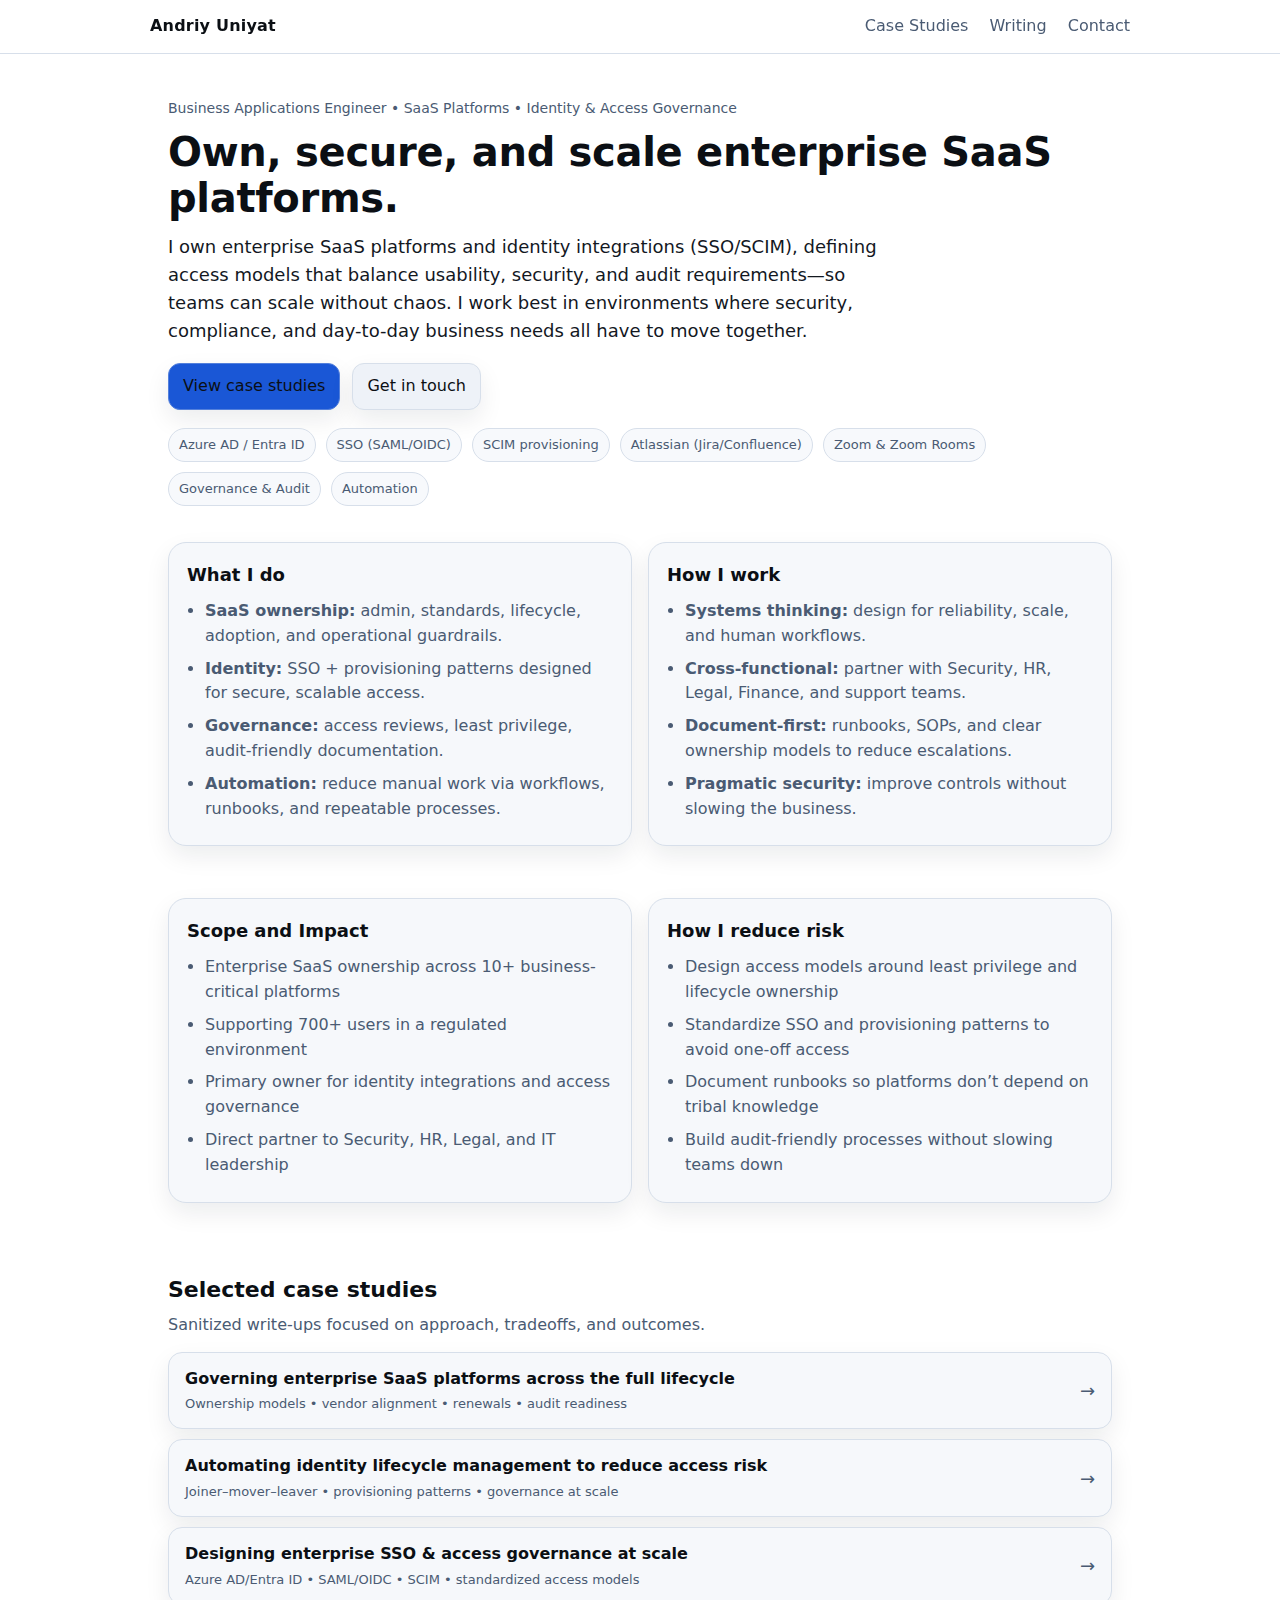
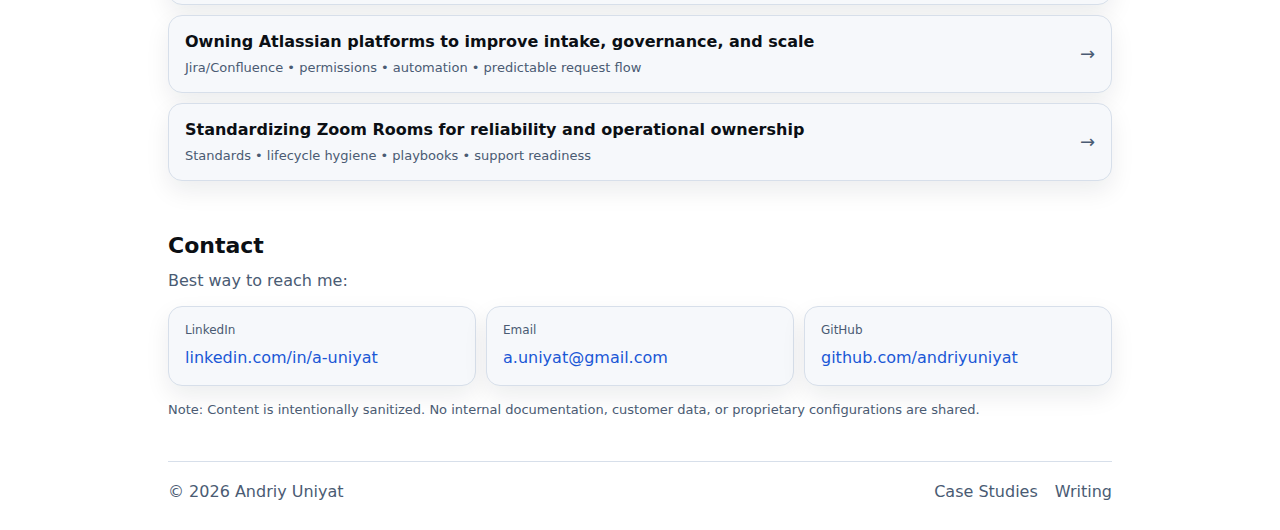
<file: index.html>
<!doctype html>
<html lang="en">
<head>
  <meta charset="utf-8" />
  <meta name="viewport" content="width=device-width,initial-scale=1" />
  <title>Andriy Uniyat | Business Applications Engineer (SaaS & Identity)</title>
  <meta name="description" content="Business Applications Engineer specializing in enterprise SaaS platforms, identity integrations (SSO/SCIM), access governance, and automation in regulated environments." />
  <link rel="stylesheet" href="styles.css" />
  <link rel="canonical" href="https://andriyuniyat.github.io/" />
</head>

<body>
  <header class="nav">
    <div class="container nav-inner">
      <a class="brand" href="/">Andriy Uniyat</a>
      <nav class="links">
        <a href="/case-studies/">Case Studies</a>
        <a href="/writing/">Writing</a>
        <a href="#contact">Contact</a>
      </nav>
    </div>
  </header>

  <main class="container">
    <section class="hero">
      <p class="eyebrow">Business Applications Engineer • SaaS Platforms • Identity & Access Governance</p>
      <h1>Own, secure, and scale enterprise SaaS platforms.</h1>
      <p class="lead">
        I own enterprise SaaS platforms and identity integrations (SSO/SCIM), 
        defining access models that balance usability, security, and audit requirements—so teams can scale without chaos.
        I work best in environments where security, compliance, and day-to-day business needs all have to move together.
      </p>

      <div class="cta-row">
        <a class="btn primary" href="/case-studies/">View case studies</a>
        <a class="btn" href="#contact">Get in touch</a>
      </div>

      <div class="chips">
        <span class="chip">Azure AD / Entra ID</span>
        <span class="chip">SSO (SAML/OIDC)</span>
        <span class="chip">SCIM provisioning</span>
        <span class="chip">Atlassian (Jira/Confluence)</span>
        <span class="chip">Zoom & Zoom Rooms</span>
        <span class="chip">Governance & Audit</span>
        <span class="chip">Automation</span>
      </div>
    </section>

    <section class="grid">
  <div class="card">
    <h2>What I do</h2>
    <ul>
      <li><strong>SaaS ownership:</strong> admin, standards, lifecycle, adoption, and operational guardrails.</li>
      <li><strong>Identity:</strong> SSO + provisioning patterns designed for secure, scalable access.</li>
      <li><strong>Governance:</strong> access reviews, least privilege, audit-friendly documentation.</li>
      <li><strong>Automation:</strong> reduce manual work via workflows, runbooks, and repeatable processes.</li>
    </ul>
  </div>

  <div class="card">
    <h2>How I work</h2>
    <ul>
      <li><strong>Systems thinking:</strong> design for reliability, scale, and human workflows.</li>
      <li><strong>Cross-functional:</strong> partner with Security, HR, Legal, Finance, and support teams.</li>
      <li><strong>Document-first:</strong> runbooks, SOPs, and clear ownership models to reduce escalations.</li>
      <li><strong>Pragmatic security:</strong> improve controls without slowing the business.</li>
    </ul>
  </div>
</section>

<section class="section">
  <div class="grid">
    <div class="card">
      <h2>Scope and Impact</h2>
      <ul>
        <li>Enterprise SaaS ownership across 10+ business-critical platforms</li>
        <li>Supporting 700+ users in a regulated environment</li>
        <li>Primary owner for identity integrations and access governance</li>
        <li>Direct partner to Security, HR, Legal, and IT leadership</li>
      </ul>
    </div>

    <div class="card">
      <h2>How I reduce risk</h2>
      <ul>
        <li>Design access models around least privilege and lifecycle ownership</li>
        <li>Standardize SSO and provisioning patterns to avoid one-off access</li>
        <li>Document runbooks so platforms don’t depend on tribal knowledge</li>
        <li>Build audit-friendly processes without slowing teams down</li>
      </ul>
    </div>
  </div>
</section>


    <section class="section">
  <div class="section-head">
    <h2>Selected case studies</h2>
    <p>Sanitized write-ups focused on approach, tradeoffs, and outcomes.</p>
  </div>

  <div class="list">
    <a class="list-item" href="/case-studies/saas-lifecycle-governance.html">
      <div>
        <div class="title">Governing enterprise SaaS platforms across the full lifecycle</div>
        <div class="meta">Ownership models • vendor alignment • renewals • audit readiness</div>
      </div>
      <span class="arrow">→</span>
    </a>

    <a class="list-item" href="/case-studies/identity-lifecycle-automation.html">
      <div>
        <div class="title">Automating identity lifecycle management to reduce access risk</div>
        <div class="meta">Joiner–mover–leaver • provisioning patterns • governance at scale</div>
      </div>
      <span class="arrow">→</span>
    </a>

    <a class="list-item" href="/case-studies/sso-governance.html">
      <div>
        <div class="title">Designing enterprise SSO &amp; access governance at scale</div>
        <div class="meta">Azure AD/Entra ID • SAML/OIDC • SCIM • standardized access models</div>
      </div>
      <span class="arrow">→</span>
    </a>

    <a class="list-item" href="/case-studies/atlassian-automation.html">
      <div>
        <div class="title">Owning Atlassian platforms to improve intake, governance, and scale</div>
        <div class="meta">Jira/Confluence • permissions • automation • predictable request flow</div>
      </div>
      <span class="arrow">→</span>
    </a>

    <a class="list-item" href="/case-studies/zoom-rooms-reliability.html">
      <div>
        <div class="title">Standardizing Zoom Rooms for reliability and operational ownership</div>
        <div class="meta">Standards • lifecycle hygiene • playbooks • support readiness</div>
      </div>
      <span class="arrow">→</span>
    </a>
  </div>
</section>


    <section class="section" id="contact">
      <div class="section-head">
        <h2>Contact</h2>
        <p>Best way to reach me:</p>
      </div>

      <div class="contact">
        <div class="contact-item">
          <div class="label">LinkedIn</div>
          <a href="https://www.linkedin.com/in/a-uniyat" target="_blank" rel="noreferrer">linkedin.com/in/a-uniyat</a>
        </div>
        <div class="contact-item">
          <div class="label">Email</div>
          <a href="mailto:a.uniyat@gmail.com">a.uniyat@gmail.com</a>
        </div>
        <div class="contact-item">
          <div class="label">GitHub</div>
          <a href="https://github.com/andriyuniyat" target="_blank" rel="noreferrer">github.com/andriyuniyat</a>
        </div>
      </div>

      <p class="footnote">
        Note: Content is intentionally sanitized. No internal documentation, customer data, or proprietary configurations are shared.
      </p>
    </section>

    <footer class="footer">
      <div>© <span id="y"></span> Andriy Uniyat</div>
      <div class="footer-links">
        <a href="/case-studies/">Case Studies</a>
        <a href="/writing/">Writing</a>
      </div>
    </footer>
  </main>

  <script>
    document.getElementById('y').textContent = new Date().getFullYear();
  </script>
</body>
</html>
</file>
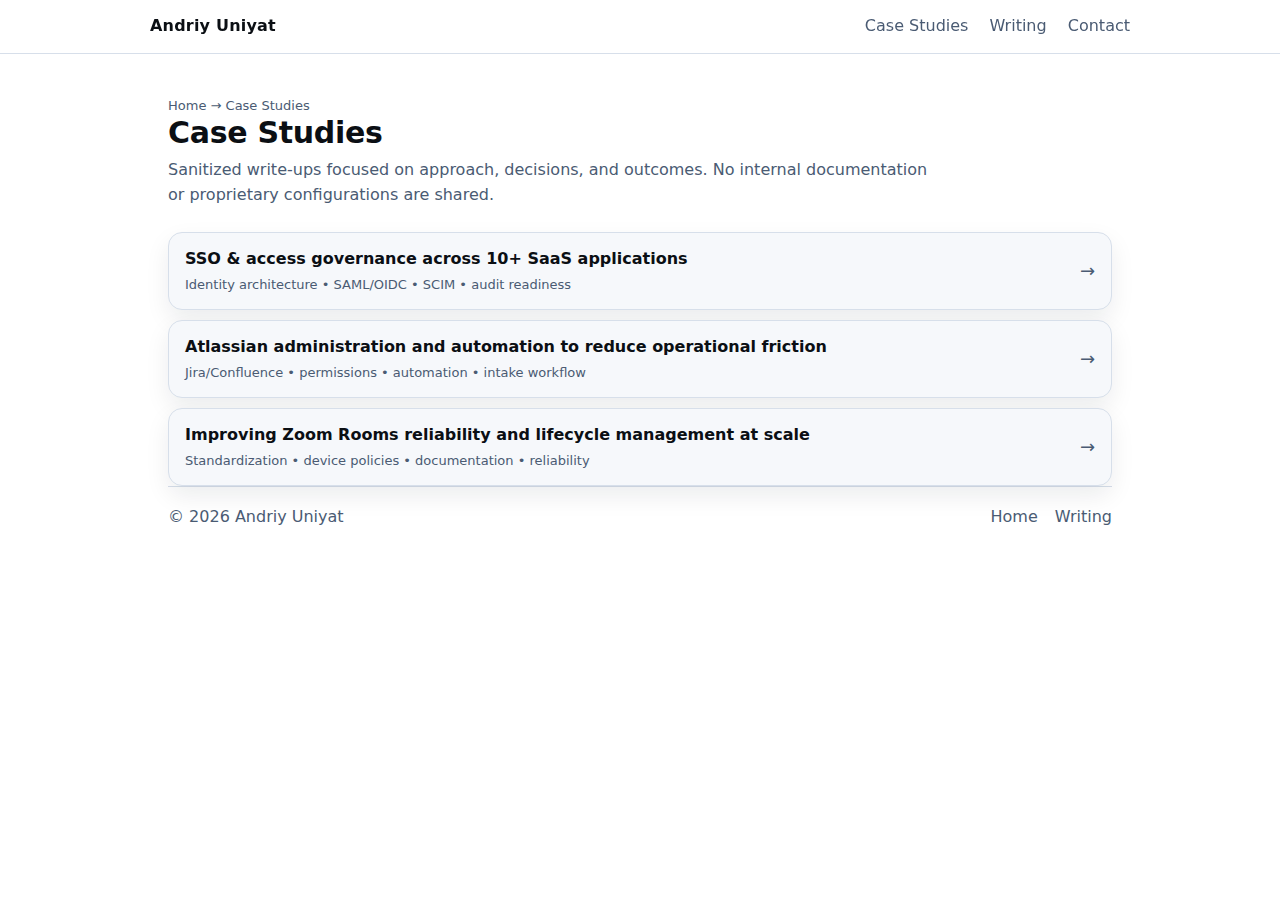
<file: case-studies/index.html>
<!doctype html>
<html lang="en">
<head>
  <meta charset="utf-8" />
  <meta name="viewport" content="width=device-width,initial-scale=1" />
  <title>Case Studies | Andriy Uniyat</title>
  <meta name="description" content="Sanitized case studies: SaaS ownership, identity integrations, governance, and platform reliability." />
  <link rel="stylesheet" href="/styles.css" />
</head>
<body>
  <header class="nav">
    <div class="container nav-inner">
      <a class="brand" href="/">Andriy Uniyat</a>
      <nav class="links">
        <a href="/case-studies/">Case Studies</a>
        <a href="/writing/">Writing</a>
        <a href="/#contact">Contact</a>
      </nav>
    </div>
  </header>

  <main class="container">
    <div class="page-title">
      <div class="breadcrumb"><a href="/">Home</a> → Case Studies</div>
      <h1>Case Studies</h1>
      <p>Sanitized write-ups focused on approach, decisions, and outcomes. No internal documentation or proprietary configurations are shared.</p>
    </div>

    <div class="list">
      <a class="list-item" href="/case-studies/sso-governance.html">
        <div>
          <div class="title">SSO & access governance across 10+ SaaS applications</div>
          <div class="meta">Identity architecture • SAML/OIDC • SCIM • audit readiness</div>
        </div>
        <span class="arrow">→</span>
      </a>

      <a class="list-item" href="/case-studies/atlassian-automation.html">
        <div>
          <div class="title">Atlassian administration and automation to reduce operational friction</div>
          <div class="meta">Jira/Confluence • permissions • automation • intake workflow</div>
        </div>
        <span class="arrow">→</span>
      </a>

      <a class="list-item" href="/case-studies/zoom-rooms-reliability.html">
        <div>
          <div class="title">Improving Zoom Rooms reliability and lifecycle management at scale</div>
          <div class="meta">Standardization • device policies • documentation • reliability</div>
        </div>
        <span class="arrow">→</span>
      </a>
    </div>

    <footer class="footer">
      <div>© <span id="y"></span> Andriy Uniyat</div>
      <div class="footer-links">
        <a href="/">Home</a>
        <a href="/writing/">Writing</a>
      </div>
    </footer>
  </main>

  <script>document.getElementById('y').textContent = new Date().getFullYear();</script>
</body>
</html>
</file>
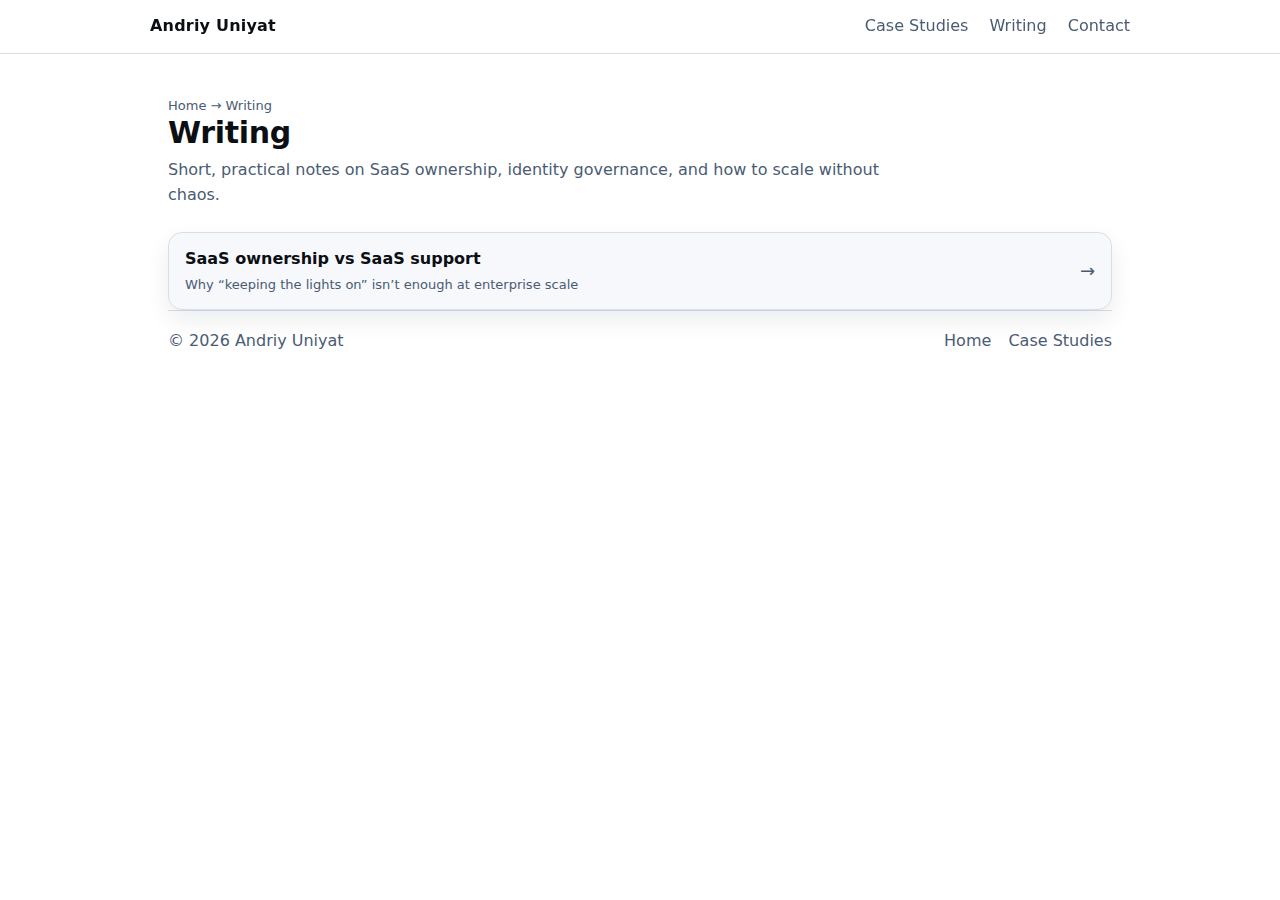
<file: writing/index.html>
<!doctype html>
<html lang="en">
<head>
  <meta charset="utf-8" />
  <meta name="viewport" content="width=device-width,initial-scale=1" />
  <title>Writing | Andriy Uniyat</title>
  <meta name="description" content="Short writing on SaaS platform ownership, identity design, governance, and operational scale." />
  <link rel="stylesheet" href="/styles.css" />
</head>
<body>
  <header class="nav">
    <div class="container nav-inner">
      <a class="brand" href="/">Andriy Uniyat</a>
      <nav class="links">
        <a href="/case-studies/">Case Studies</a>
        <a href="/writing/">Writing</a>
        <a href="/#contact">Contact</a>
      </nav>
    </div>
  </header>

  <main class="container">
    <div class="page-title">
      <div class="breadcrumb"><a href="/">Home</a> → Writing</div>
      <h1>Writing</h1>
      <p>Short, practical notes on SaaS ownership, identity governance, and how to scale without chaos.</p>
    </div>

    <div class="list">
      <a class="list-item" href="/writing/saas-ownership-vs-support.html">
        <div>
          <div class="title">SaaS ownership vs SaaS support</div>
          <div class="meta">Why “keeping the lights on” isn’t enough at enterprise scale</div>
        </div>
        <span class="arrow">→</span>
      </a>
    </div>

    <footer class="footer">
      <div>© <span id="y"></span> Andriy Uniyat</div>
      <div class="footer-links">
        <a href="/">Home</a>
        <a href="/case-studies/">Case Studies</a>
      </div>
    </footer>
  </main>

  <script>document.getElementById('y').textContent = new Date().getFullYear();</script>
</body>
</html>
</file>
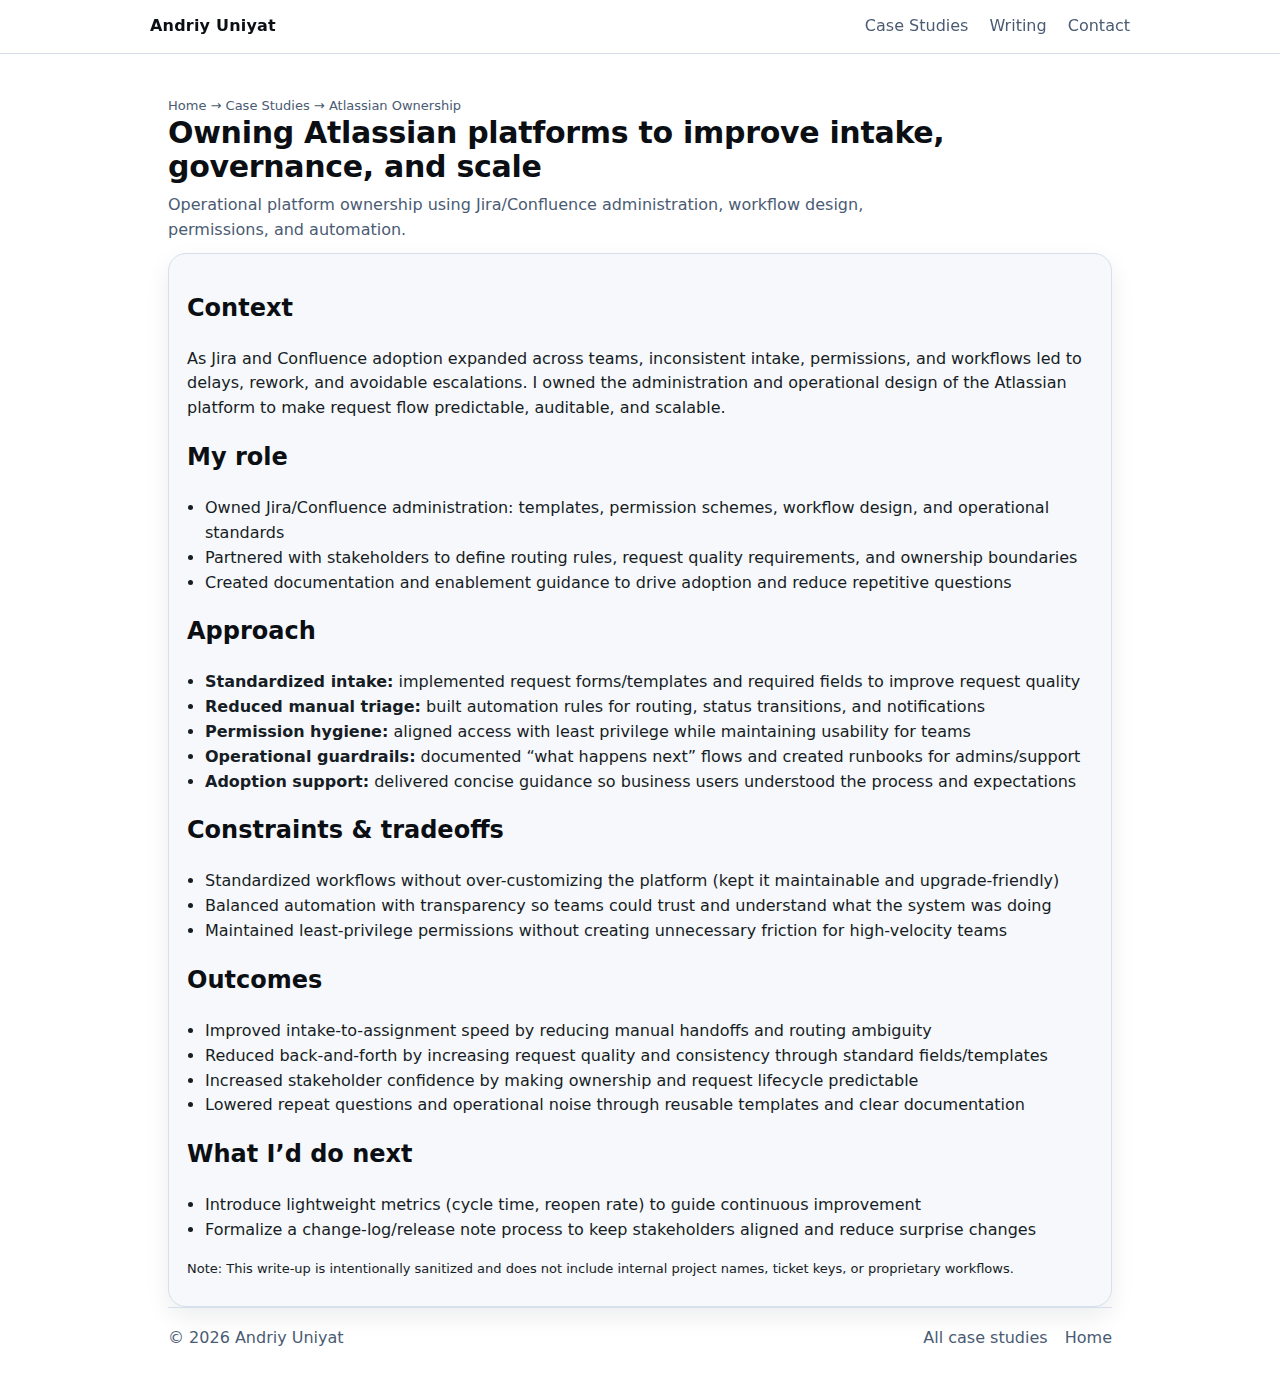
<file: case-studies/atlassian-automation.html>
<!doctype html>
<html lang="en">
<head>
  <meta charset="utf-8" />
  <meta name="viewport" content="width=device-width,initial-scale=1" />
  <title>Owning Atlassian Platforms for Intake, Governance, and Scale | Case Study | Andriy Uniyat</title>
  <meta name="description" content="Owning Jira and Confluence administration to standardize intake, permissions, and automation for scalable, predictable operations." />
  <link rel="stylesheet" href="/styles.css" />
</head>
<body>
  <header class="nav">
    <div class="container nav-inner">
      <a class="brand" href="/">Andriy Uniyat</a>
      <nav class="links">
        <a href="/case-studies/">Case Studies</a>
        <a href="/writing/">Writing</a>
        <a href="/#contact">Contact</a>
      </nav>
    </div>
  </header>

  <main class="container">
    <div class="page-title">
      <div class="breadcrumb"><a href="/">Home</a> → <a href="/case-studies/">Case Studies</a> → Atlassian Ownership</div>
      <h1>Owning Atlassian platforms to improve intake, governance, and scale</h1>
      <p>Operational platform ownership using Jira/Confluence administration, workflow design, permissions, and automation.</p>
    </div>

    <article class="prose">
      <h2>Context</h2>
      <p>
        As Jira and Confluence adoption expanded across teams, inconsistent intake, permissions, and workflows led to delays,
        rework, and avoidable escalations. I owned the administration and operational design of the Atlassian platform to make
        request flow predictable, auditable, and scalable.
      </p>

      <h2>My role</h2>
      <ul>
        <li>Owned Jira/Confluence administration: templates, permission schemes, workflow design, and operational standards</li>
        <li>Partnered with stakeholders to define routing rules, request quality requirements, and ownership boundaries</li>
        <li>Created documentation and enablement guidance to drive adoption and reduce repetitive questions</li>
      </ul>

      <h2>Approach</h2>
      <ul>
        <li><strong>Standardized intake:</strong> implemented request forms/templates and required fields to improve request quality</li>
        <li><strong>Reduced manual triage:</strong> built automation rules for routing, status transitions, and notifications</li>
        <li><strong>Permission hygiene:</strong> aligned access with least privilege while maintaining usability for teams</li>
        <li><strong>Operational guardrails:</strong> documented “what happens next” flows and created runbooks for admins/support</li>
        <li><strong>Adoption support:</strong> delivered concise guidance so business users understood the process and expectations</li>
      </ul>

      <h2>Constraints &amp; tradeoffs</h2>
      <ul>
        <li>Standardized workflows without over-customizing the platform (kept it maintainable and upgrade-friendly)</li>
        <li>Balanced automation with transparency so teams could trust and understand what the system was doing</li>
        <li>Maintained least-privilege permissions without creating unnecessary friction for high-velocity teams</li>
      </ul>

      <h2>Outcomes</h2>
      <ul>
        <li>Improved intake-to-assignment speed by reducing manual handoffs and routing ambiguity</li>
        <li>Reduced back-and-forth by increasing request quality and consistency through standard fields/templates</li>
        <li>Increased stakeholder confidence by making ownership and request lifecycle predictable</li>
        <li>Lowered repeat questions and operational noise through reusable templates and clear documentation</li>
      </ul>

      <h2>What I’d do next</h2>
      <ul>
        <li>Introduce lightweight metrics (cycle time, reopen rate) to guide continuous improvement</li>
        <li>Formalize a change-log/release note process to keep stakeholders aligned and reduce surprise changes</li>
      </ul>

      <p class="footnote">
        Note: This write-up is intentionally sanitized and does not include internal project names, ticket keys, or proprietary workflows.
      </p>
    </article>

    <footer class="footer">
      <div>© <span id="y"></span> Andriy Uniyat</div>
      <div class="footer-links">
        <a href="/case-studies/">All case studies</a>
        <a href="/">Home</a>
      </div>
    </footer>
  </main>

  <script>document.getElementById('y').textContent = new Date().getFullYear();</script>
</body>
</html>
</file>
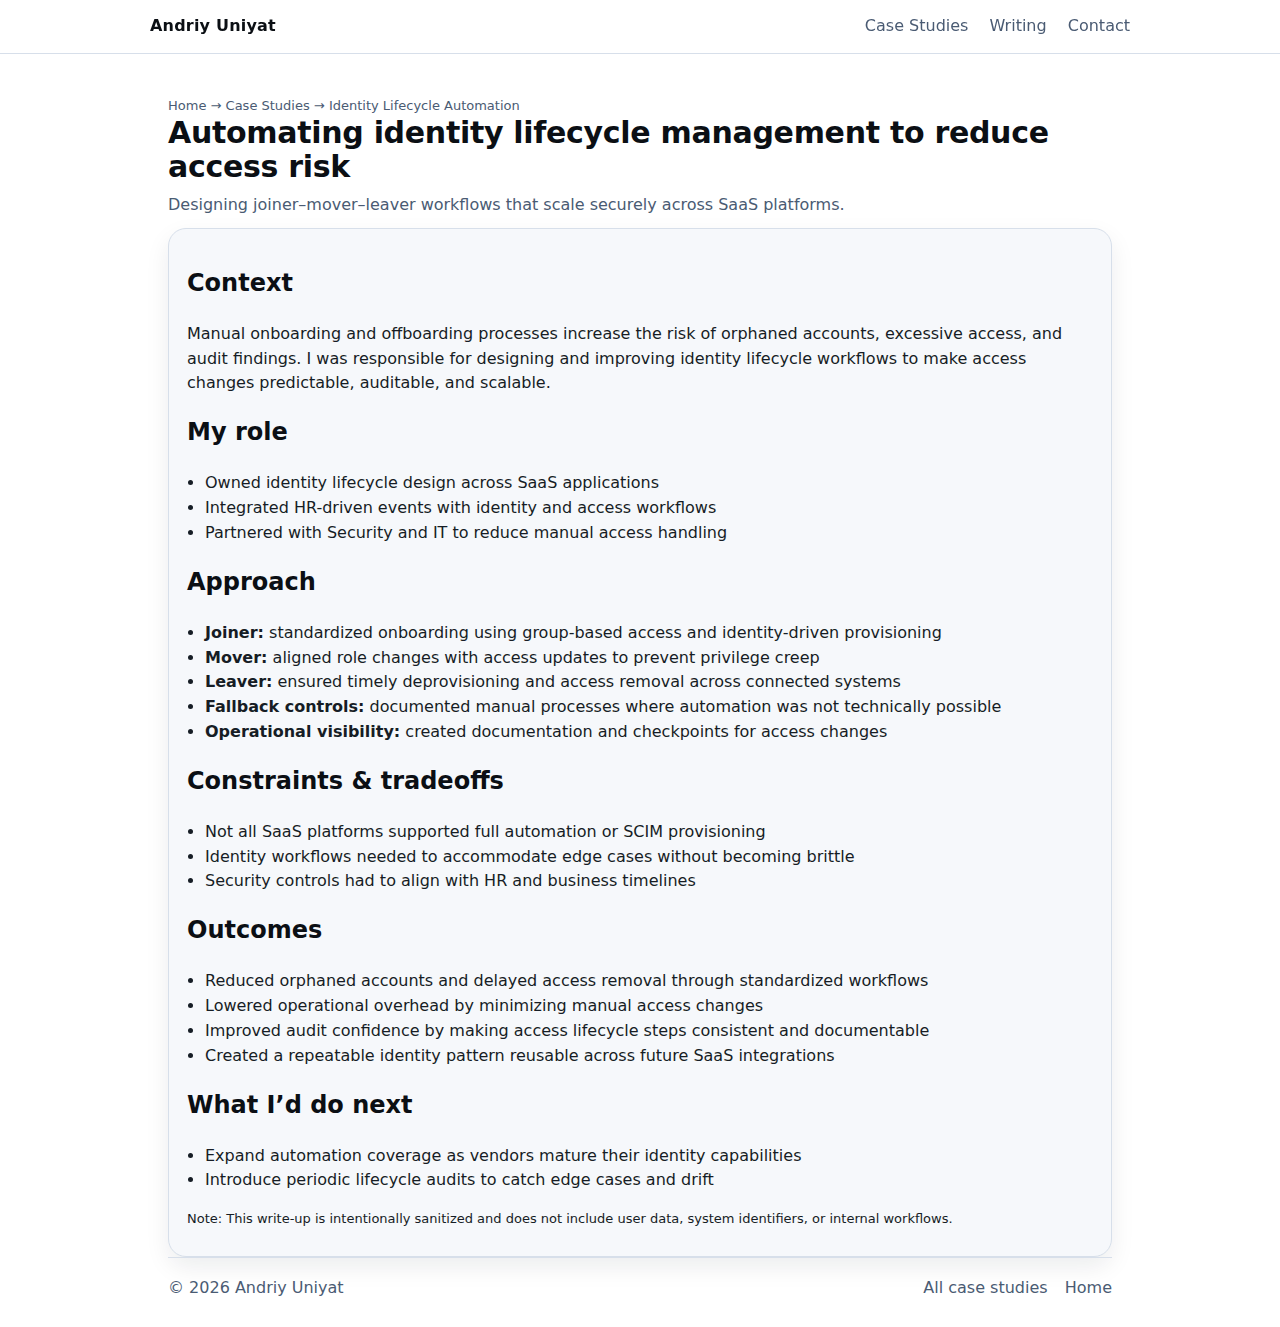
<file: case-studies/identity-lifecycle-automation.html>
<!doctype html>
<html lang="en">
<head>
  <meta charset="utf-8" />
  <meta name="viewport" content="width=device-width,initial-scale=1" />
  <title>Automating Identity Lifecycle Management to Reduce Access Risk | Case Study | Andriy Uniyat</title>
  <meta name="description" content="Designing automated joiner-mover-leaver identity workflows to reduce access risk and operational overhead in SaaS environments." />
  <link rel="stylesheet" href="/styles.css" />
</head>
<body>
<header class="nav">
  <div class="container nav-inner">
    <a class="brand" href="/">Andriy Uniyat</a>
    <nav class="links">
      <a href="/case-studies/">Case Studies</a>
      <a href="/writing/">Writing</a>
      <a href="/#contact">Contact</a>
    </nav>
  </div>
</header>

<main class="container">
  <div class="page-title">
    <div class="breadcrumb"><a href="/">Home</a> → <a href="/case-studies/">Case Studies</a> → Identity Lifecycle Automation</div>
    <h1>Automating identity lifecycle management to reduce access risk</h1>
    <p>Designing joiner–mover–leaver workflows that scale securely across SaaS platforms.</p>
  </div>

  <article class="prose">
    <h2>Context</h2>
    <p>
      Manual onboarding and offboarding processes increase the risk of orphaned accounts,
      excessive access, and audit findings. I was responsible for designing and improving
      identity lifecycle workflows to make access changes predictable, auditable, and scalable.
    </p>

    <h2>My role</h2>
    <ul>
      <li>Owned identity lifecycle design across SaaS applications</li>
      <li>Integrated HR-driven events with identity and access workflows</li>
      <li>Partnered with Security and IT to reduce manual access handling</li>
    </ul>

    <h2>Approach</h2>
    <ul>
      <li><strong>Joiner:</strong> standardized onboarding using group-based access and identity-driven provisioning</li>
      <li><strong>Mover:</strong> aligned role changes with access updates to prevent privilege creep</li>
      <li><strong>Leaver:</strong> ensured timely deprovisioning and access removal across connected systems</li>
      <li><strong>Fallback controls:</strong> documented manual processes where automation was not technically possible</li>
      <li><strong>Operational visibility:</strong> created documentation and checkpoints for access changes</li>
    </ul>

    <h2>Constraints &amp; tradeoffs</h2>
    <ul>
      <li>Not all SaaS platforms supported full automation or SCIM provisioning</li>
      <li>Identity workflows needed to accommodate edge cases without becoming brittle</li>
      <li>Security controls had to align with HR and business timelines</li>
    </ul>

    <h2>Outcomes</h2>
    <ul>
      <li>Reduced orphaned accounts and delayed access removal through standardized workflows</li>
      <li>Lowered operational overhead by minimizing manual access changes</li>
      <li>Improved audit confidence by making access lifecycle steps consistent and documentable</li>
      <li>Created a repeatable identity pattern reusable across future SaaS integrations</li>
    </ul>

    <h2>What I’d do next</h2>
    <ul>
      <li>Expand automation coverage as vendors mature their identity capabilities</li>
      <li>Introduce periodic lifecycle audits to catch edge cases and drift</li>
    </ul>

    <p class="footnote">
      Note: This write-up is intentionally sanitized and does not include user data, system identifiers, or internal workflows.
    </p>
  </article>

  <footer class="footer">
    <div>© <span id="y"></span> Andriy Uniyat</div>
    <div class="footer-links">
      <a href="/case-studies/">All case studies</a>
      <a href="/">Home</a>
    </div>
  </footer>
</main>

<script>document.getElementById('y').textContent = new Date().getFullYear();</script>
</body>
</html>
</file>
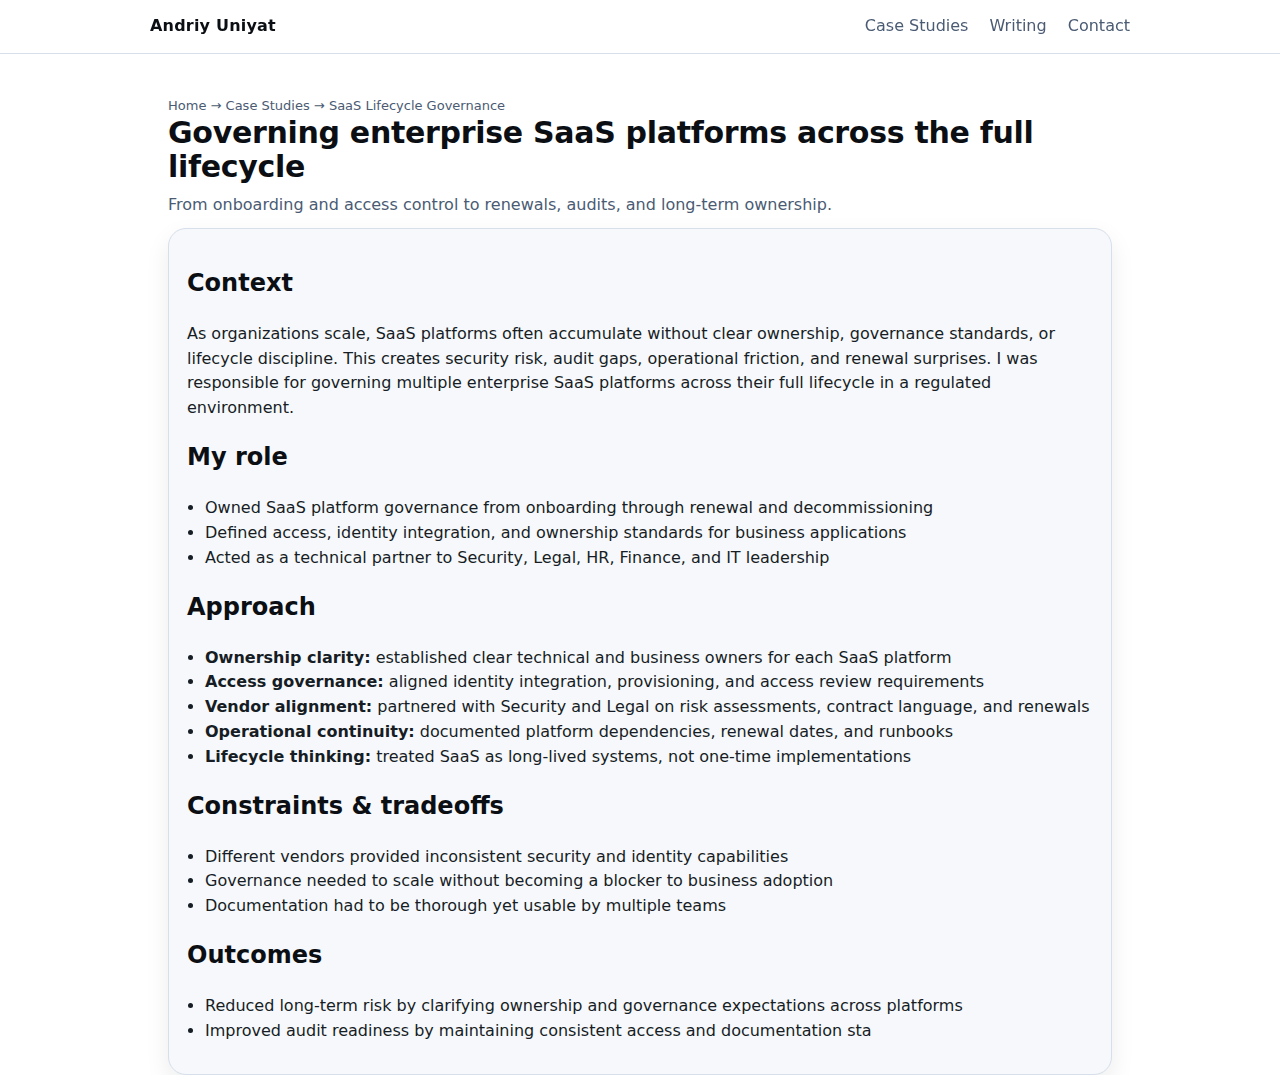
<file: case-studies/saas-lifecycle-governance.html>
<!doctype html>
<html lang="en">
<head>
  <meta charset="utf-8" />
  <meta name="viewport" content="width=device-width,initial-scale=1" />
  <title>Governing Enterprise SaaS Platforms Across the Full Lifecycle | Case Study | Andriy Uniyat</title>
  <meta name="description" content="Owning SaaS platforms end-to-end: access governance, vendor reviews, renewals, security alignment, and operational continuity in a regulated environment." />
  <link rel="stylesheet" href="/styles.css" />
</head>
<body>
<header class="nav">
  <div class="container nav-inner">
    <a class="brand" href="/">Andriy Uniyat</a>
    <nav class="links">
      <a href="/case-studies/">Case Studies</a>
      <a href="/writing/">Writing</a>
      <a href="/#contact">Contact</a>
    </nav>
  </div>
</header>

<main class="container">
  <div class="page-title">
    <div class="breadcrumb"><a href="/">Home</a> → <a href="/case-studies/">Case Studies</a> → SaaS Lifecycle Governance</div>
    <h1>Governing enterprise SaaS platforms across the full lifecycle</h1>
    <p>From onboarding and access control to renewals, audits, and long-term ownership.</p>
  </div>

  <article class="prose">
    <h2>Context</h2>
    <p>
      As organizations scale, SaaS platforms often accumulate without clear ownership, governance standards,
      or lifecycle discipline. This creates security risk, audit gaps, operational friction, and renewal surprises.
      I was responsible for governing multiple enterprise SaaS platforms across their full lifecycle in a regulated environment.
    </p>

    <h2>My role</h2>
    <ul>
      <li>Owned SaaS platform governance from onboarding through renewal and decommissioning</li>
      <li>Defined access, identity integration, and ownership standards for business applications</li>
      <li>Acted as a technical partner to Security, Legal, HR, Finance, and IT leadership</li>
    </ul>

    <h2>Approach</h2>
    <ul>
      <li><strong>Ownership clarity:</strong> established clear technical and business owners for each SaaS platform</li>
      <li><strong>Access governance:</strong> aligned identity integration, provisioning, and access review requirements</li>
      <li><strong>Vendor alignment:</strong> partnered with Security and Legal on risk assessments, contract language, and renewals</li>
      <li><strong>Operational continuity:</strong> documented platform dependencies, renewal dates, and runbooks</li>
      <li><strong>Lifecycle thinking:</strong> treated SaaS as long-lived systems, not one-time implementations</li>
    </ul>

    <h2>Constraints &amp; tradeoffs</h2>
    <ul>
      <li>Different vendors provided inconsistent security and identity capabilities</li>
      <li>Governance needed to scale without becoming a blocker to business adoption</li>
      <li>Documentation had to be thorough yet usable by multiple teams</li>
    </ul>

    <h2>Outcomes</h2>
    <ul>
      <li>Reduced long-term risk by clarifying ownership and governance expectations across platforms</li>
      <li>Improved audit readiness by maintaining consistent access and documentation sta
</file>
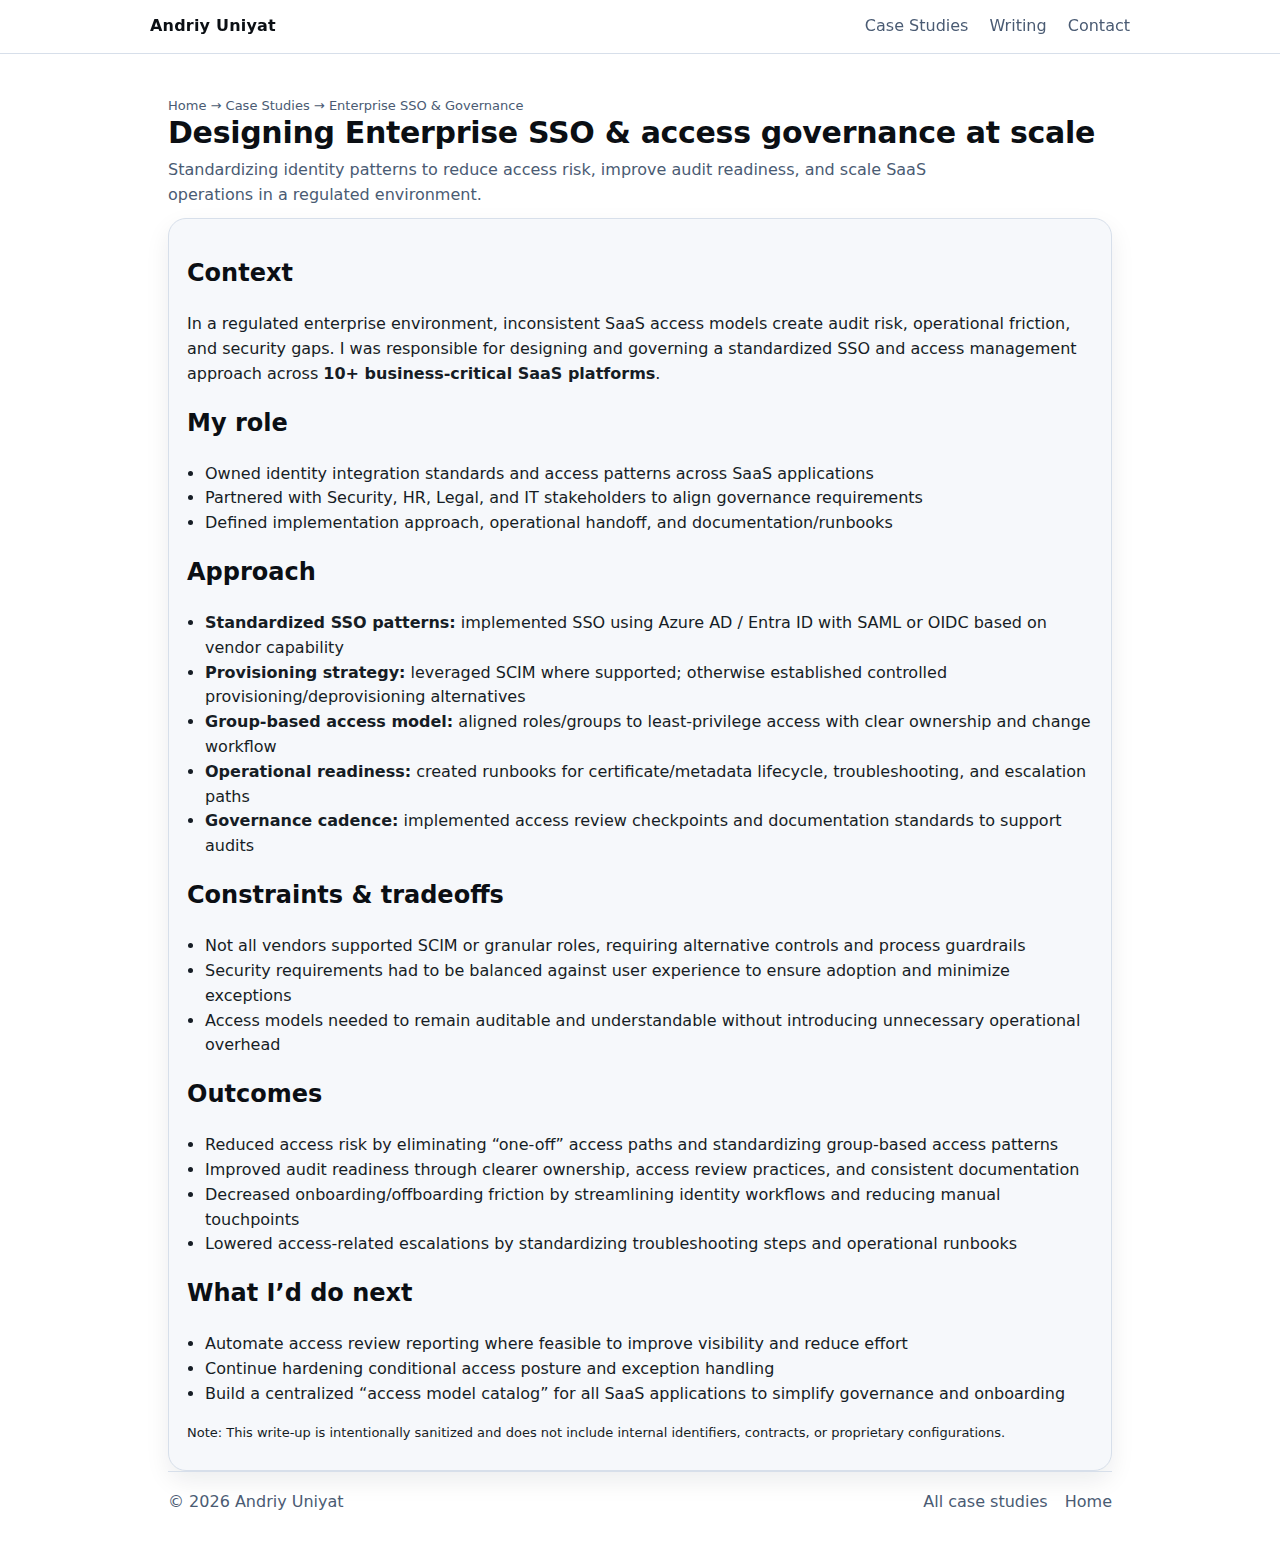
<file: case-studies/sso-governance.html>
<!doctype html>
<html lang="en">
<head>
  <meta charset="utf-8" />
  <meta name="viewport" content="width=device-width,initial-scale=1" />
  <title>Designing Enterprise SSO & Access Governance at Scale | Case Study | Andriy Uniyat</title>
  <meta name="description" content="Designing standardized SSO and access governance across 10+ SaaS applications using Azure AD/Entra ID patterns, SAML/OIDC, and SCIM in a regulated environment." />
  <link rel="stylesheet" href="/styles.css" />
</head>
<body>
  <header class="nav">
    <div class="container nav-inner">
      <a class="brand" href="/">Andriy Uniyat</a>
      <nav class="links">
        <a href="/case-studies/">Case Studies</a>
        <a href="/writing/">Writing</a>
        <a href="/#contact">Contact</a>
      </nav>
    </div>
  </header>

  <main class="container">
    <div class="page-title">
      <div class="breadcrumb"><a href="/">Home</a> → <a href="/case-studies/">Case Studies</a> → Enterprise SSO & Governance</div>
      <h1>Designing Enterprise SSO & access governance at scale</h1>
      <p>Standardizing identity patterns to reduce access risk, improve audit readiness, and scale SaaS operations in a regulated environment.</p>
    </div>

    <article class="prose">
      <h2>Context</h2>
      <p>
        In a regulated enterprise environment, inconsistent SaaS access models create audit risk, operational friction, and security gaps.
        I was responsible for designing and governing a standardized SSO and access management approach across <strong>10+ business-critical SaaS platforms</strong>.
      </p>

      <h2>My role</h2>
      <ul>
        <li>Owned identity integration standards and access patterns across SaaS applications</li>
        <li>Partnered with Security, HR, Legal, and IT stakeholders to align governance requirements</li>
        <li>Defined implementation approach, operational handoff, and documentation/runbooks</li>
      </ul>

      <h2>Approach</h2>
      <ul>
        <li><strong>Standardized SSO patterns:</strong> implemented SSO using Azure AD / Entra ID with SAML or OIDC based on vendor capability</li>
        <li><strong>Provisioning strategy:</strong> leveraged SCIM where supported; otherwise established controlled provisioning/deprovisioning alternatives</li>
        <li><strong>Group-based access model:</strong> aligned roles/groups to least-privilege access with clear ownership and change workflow</li>
        <li><strong>Operational readiness:</strong> created runbooks for certificate/metadata lifecycle, troubleshooting, and escalation paths</li>
        <li><strong>Governance cadence:</strong> implemented access review checkpoints and documentation standards to support audits</li>
      </ul>

      <h2>Constraints &amp; tradeoffs</h2>
      <ul>
        <li>Not all vendors supported SCIM or granular roles, requiring alternative controls and process guardrails</li>
        <li>Security requirements had to be balanced against user experience to ensure adoption and minimize exceptions</li>
        <li>Access models needed to remain auditable and understandable without introducing unnecessary operational overhead</li>
      </ul>

      <h2>Outcomes</h2>
      <ul>
        <li>Reduced access risk by eliminating “one-off” access paths and standardizing group-based access patterns</li>
        <li>Improved audit readiness through clearer ownership, access review practices, and consistent documentation</li>
        <li>Decreased onboarding/offboarding friction by streamlining identity workflows and reducing manual touchpoints</li>
        <li>Lowered access-related escalations by standardizing troubleshooting steps and operational runbooks</li>
      </ul>

      <h2>What I’d do next</h2>
      <ul>
        <li>Automate access review reporting where feasible to improve visibility and reduce effort</li>
        <li>Continue hardening conditional access posture and exception handling</li>
        <li>Build a centralized “access model catalog” for all SaaS applications to simplify governance and onboarding</li>
      </ul>

      <p class="footnote">
        Note: This write-up is intentionally sanitized and does not include internal identifiers, contracts, or proprietary configurations.
      </p>
    </article>

    <footer class="footer">
      <div>© <span id="y"></span> Andriy Uniyat</div>
      <div class="footer-links">
        <a href="/case-studies/">All case studies</a>
        <a href="/">Home</a>
      </div>
    </footer>
  </main>

  <script>document.getElementById('y').textContent = new Date().getFullYear();</script>
</body>
</html>
</file>
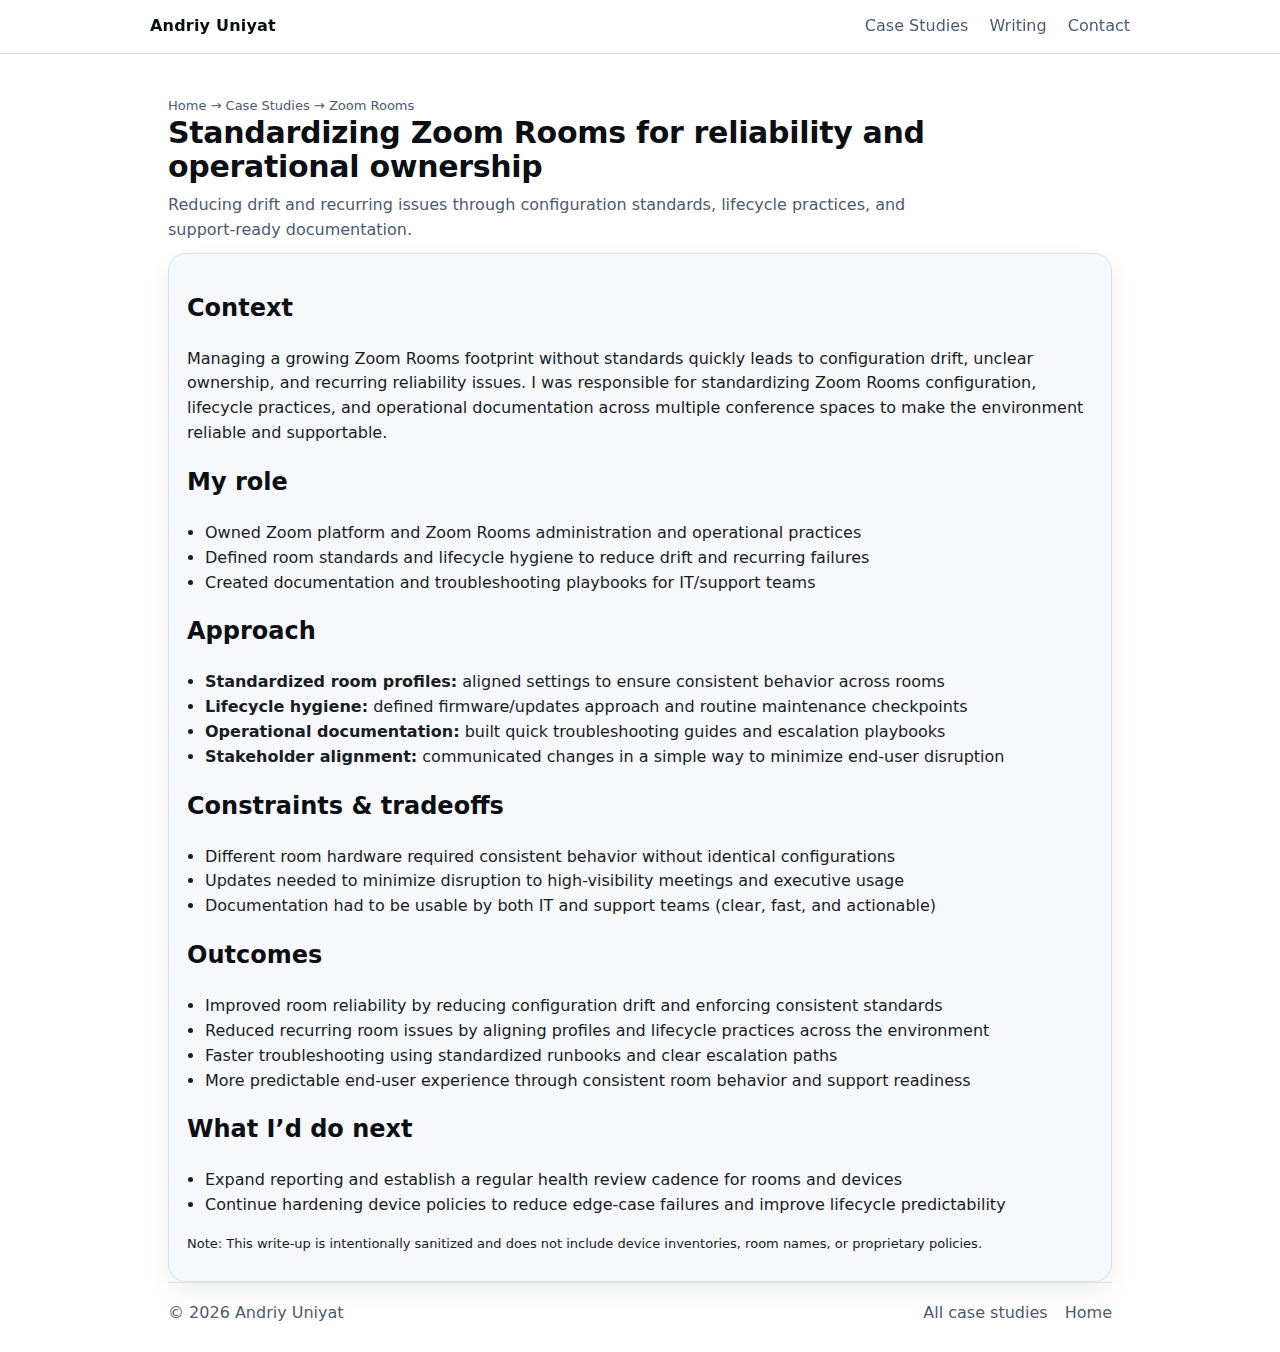
<file: case-studies/zoom-rooms-reliability.html>
<!doctype html>
<html lang="en">
<head>
  <meta charset="utf-8" />
  <meta name="viewport" content="width=device-width,initial-scale=1" />
  <title>Standardizing Zoom Rooms for Reliability and Operational Ownership | Case Study | Andriy Uniyat</title>
  <meta name="description" content="Standardizing Zoom Rooms configuration and lifecycle practices to reduce drift, improve reliability, and streamline operations." />
  <link rel="stylesheet" href="/styles.css" />
</head>
<body>
  <header class="nav">
    <div class="container nav-inner">
      <a class="brand" href="/">Andriy Uniyat</a>
      <nav class="links">
        <a href="/case-studies/">Case Studies</a>
        <a href="/writing/">Writing</a>
        <a href="/#contact">Contact</a>
      </nav>
    </div>
  </header>

  <main class="container">
    <div class="page-title">
      <div class="breadcrumb"><a href="/">Home</a> → <a href="/case-studies/">Case Studies</a> → Zoom Rooms</div>
      <h1>Standardizing Zoom Rooms for reliability and operational ownership</h1>
      <p>Reducing drift and recurring issues through configuration standards, lifecycle practices, and support-ready documentation.</p>
    </div>

    <article class="prose">
      <h2>Context</h2>
      <p>
        Managing a growing Zoom Rooms footprint without standards quickly leads to configuration drift, unclear ownership,
        and recurring reliability issues. I was responsible for standardizing Zoom Rooms configuration, lifecycle practices,
        and operational documentation across multiple conference spaces to make the environment reliable and supportable.
      </p>

      <h2>My role</h2>
      <ul>
        <li>Owned Zoom platform and Zoom Rooms administration and operational practices</li>
        <li>Defined room standards and lifecycle hygiene to reduce drift and recurring failures</li>
        <li>Created documentation and troubleshooting playbooks for IT/support teams</li>
      </ul>

      <h2>Approach</h2>
      <ul>
        <li><strong>Standardized room profiles:</strong> aligned settings to ensure consistent behavior across rooms</li>
        <li><strong>Lifecycle hygiene:</strong> defined firmware/updates approach and routine maintenance checkpoints</li>
        <li><strong>Operational documentation:</strong> built quick troubleshooting guides and escalation playbooks</li>
        <li><strong>Stakeholder alignment:</strong> communicated changes in a simple way to minimize end-user disruption</li>
      </ul>

      <h2>Constraints &amp; tradeoffs</h2>
      <ul>
        <li>Different room hardware required consistent behavior without identical configurations</li>
        <li>Updates needed to minimize disruption to high-visibility meetings and executive usage</li>
        <li>Documentation had to be usable by both IT and support teams (clear, fast, and actionable)</li>
      </ul>

      <h2>Outcomes</h2>
      <ul>
        <li>Improved room reliability by reducing configuration drift and enforcing consistent standards</li>
        <li>Reduced recurring room issues by aligning profiles and lifecycle practices across the environment</li>
        <li>Faster troubleshooting using standardized runbooks and clear escalation paths</li>
        <li>More predictable end-user experience through consistent room behavior and support readiness</li>
      </ul>

      <h2>What I’d do next</h2>
      <ul>
        <li>Expand reporting and establish a regular health review cadence for rooms and devices</li>
        <li>Continue hardening device policies to reduce edge-case failures and improve lifecycle predictability</li>
      </ul>

      <p class="footnote">
        Note: This write-up is intentionally sanitized and does not include device inventories, room names, or proprietary policies.
      </p>
    </article>

    <footer class="footer">
      <div>© <span id="y"></span> Andriy Uniyat</div>
      <div class="footer-links">
        <a href="/case-studies/">All case studies</a>
        <a href="/">Home</a>
      </div>
    </footer>
  </main>

  <script>document.getElementById('y').textContent = new Date().getFullYear();</script>
</body>
</html>
</file>
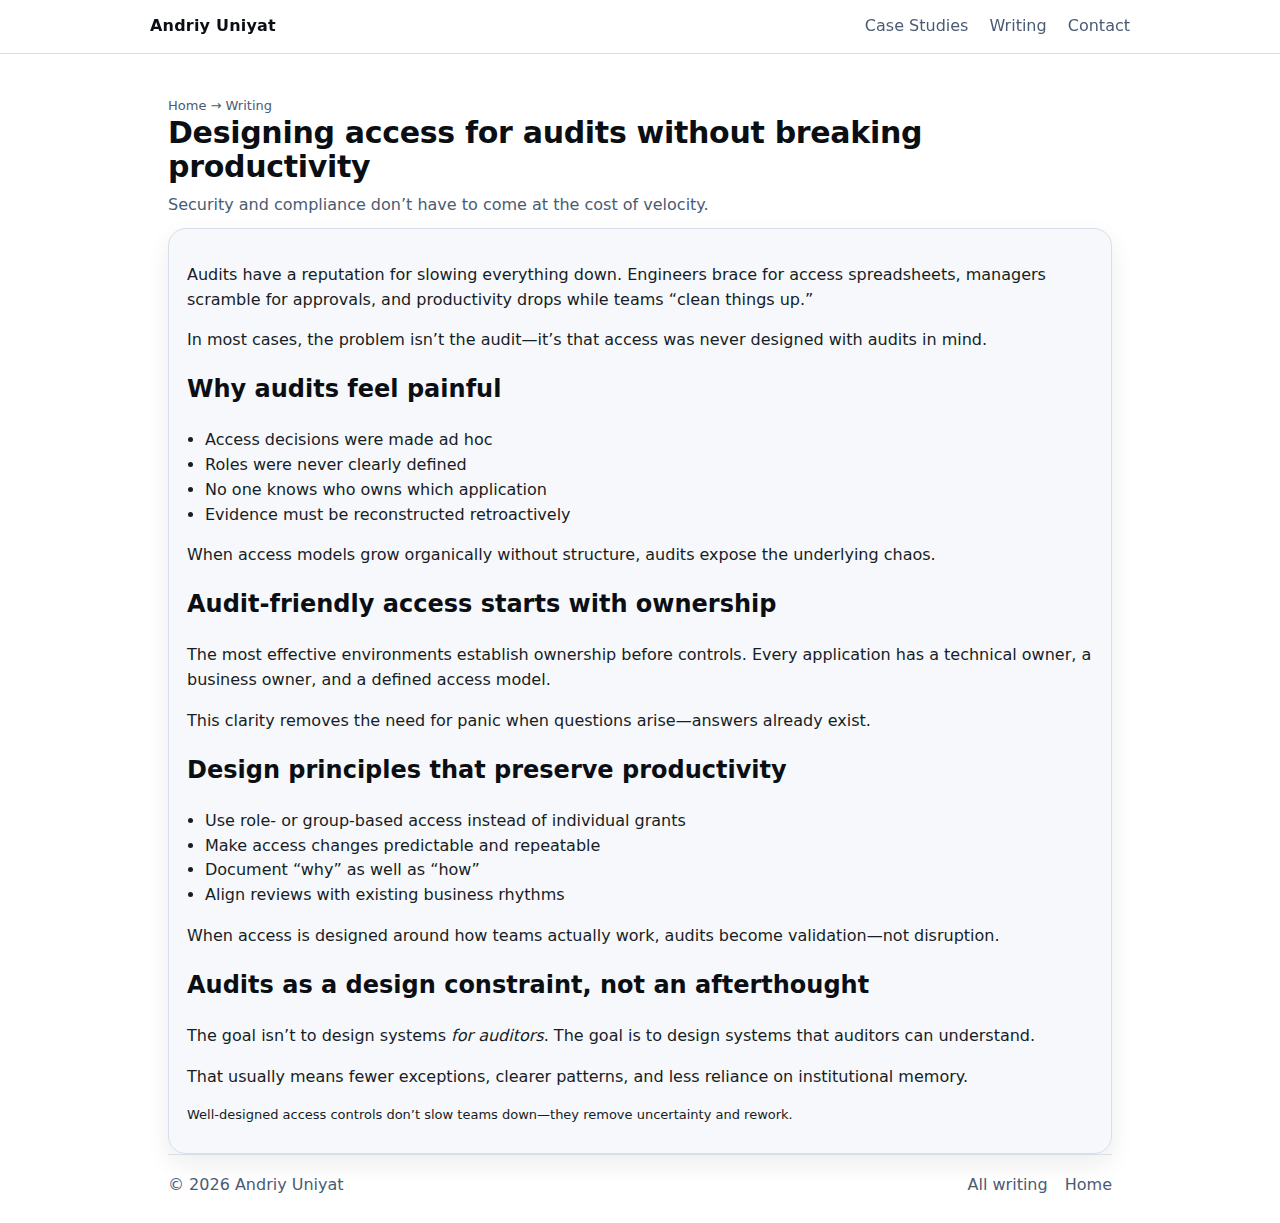
<file: writing/designing-access-for-audits-without-breaking-productivity.html>
<!doctype html>
<html lang="en">
<head>
  <meta charset="utf-8" />
  <meta name="viewport" content="width=device-width,initial-scale=1" />
  <title>Designing Access for Audits Without Breaking Productivity | Andriy Uniyat</title>
  <meta name="description" content="How to design access controls that satisfy audits without slowing teams down or creating operational friction." />
  <link rel="stylesheet" href="/styles.css" />
</head>
<body>
<header class="nav">
  <div class="container nav-inner">
    <a class="brand" href="/">Andriy Uniyat</a>
    <nav class="links">
      <a href="/case-studies/">Case Studies</a>
      <a href="/writing/">Writing</a>
      <a href="/#contact">Contact</a>
    </nav>
  </div>
</header>

<main class="container">
  <div class="page-title">
    <div class="breadcrumb"><a href="/">Home</a> → <a href="/writing/">Writing</a></div>
    <h1>Designing access for audits without breaking productivity</h1>
    <p>Security and compliance don’t have to come at the cost of velocity.</p>
  </div>

  <article class="prose">
    <p>
      Audits have a reputation for slowing everything down.
      Engineers brace for access spreadsheets, managers scramble for approvals,
      and productivity drops while teams “clean things up.”
    </p>

    <p>
      In most cases, the problem isn’t the audit—it’s that access was never designed with audits in mind.
    </p>

    <h2>Why audits feel painful</h2>
    <ul>
      <li>Access decisions were made ad hoc</li>
      <li>Roles were never clearly defined</li>
      <li>No one knows who owns which application</li>
      <li>Evidence must be reconstructed retroactively</li>
    </ul>

    <p>
      When access models grow organically without structure, audits expose the underlying chaos.
    </p>

    <h2>Audit-friendly access starts with ownership</h2>
    <p>
      The most effective environments establish ownership before controls.
      Every application has a technical owner, a business owner, and a defined access model.
    </p>

    <p>
      This clarity removes the need for panic when questions arise—answers already exist.
    </p>

    <h2>Design principles that preserve productivity</h2>
    <ul>
      <li>Use role- or group-based access instead of individual grants</li>
      <li>Make access changes predictable and repeatable</li>
      <li>Document “why” as well as “how”</li>
      <li>Align reviews with existing business rhythms</li>
    </ul>

    <p>
      When access is designed around how teams actually work,
      audits become validation—not disruption.
    </p>

    <h2>Audits as a design constraint, not an afterthought</h2>
    <p>
      The goal isn’t to design systems <em>for auditors</em>.
      The goal is to design systems that auditors can understand.
    </p>

    <p>
      That usually means fewer exceptions, clearer patterns,
      and less reliance on institutional memory.
    </p>

    <p class="footnote">
      Well-designed access controls don’t slow teams down—they remove uncertainty and rework.
    </p>
  </article>

  <footer class="footer">
    <div>© <span id="y"></span> Andriy Uniyat</div>
    <div class="footer-links">
      <a href="/writing/">All writing</a>
      <a href="/">Home</a>
    </div>
  </footer>
</main>

<script>document.getElementById('y').textContent = new Date().getFullYear();</script>
</body>
</html>
</file>
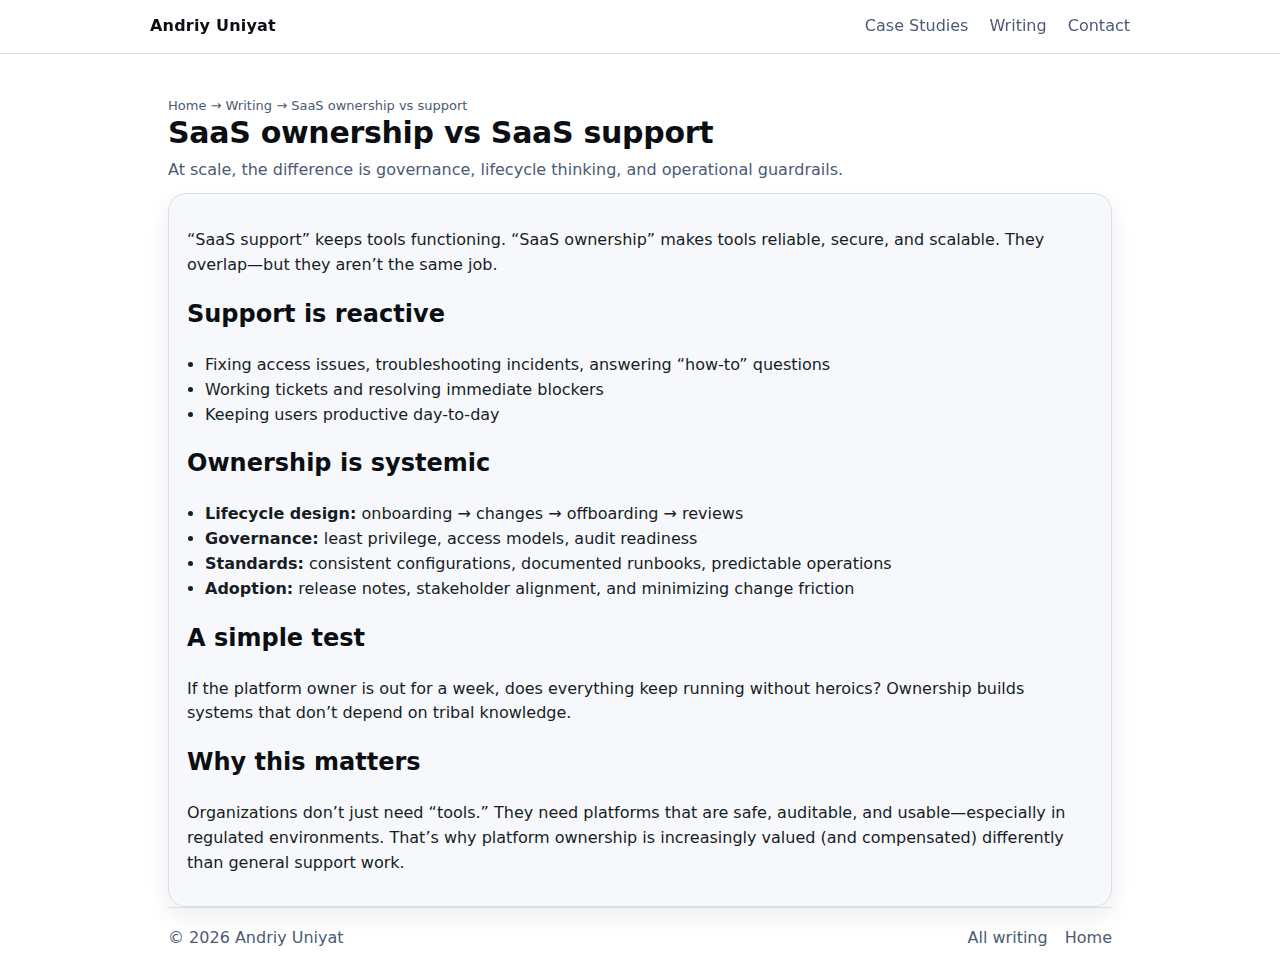
<file: writing/saas-ownership-vs-support.html>
<!doctype html>
<html lang="en">
<head>
  <meta charset="utf-8" />
  <meta name="viewport" content="width=device-width,initial-scale=1" />
  <title>SaaS Ownership vs Support | Andriy Uniyat</title>
  <meta name="description" content="A practical distinction between SaaS support work and true SaaS platform ownership." />
  <link rel="stylesheet" href="/styles.css" />
</head>
<body>
  <header class="nav">
    <div class="container nav-inner">
      <a class="brand" href="/">Andriy Uniyat</a>
      <nav class="links">
        <a href="/case-studies/">Case Studies</a>
        <a href="/writing/">Writing</a>
        <a href="/#contact">Contact</a>
      </nav>
    </div>
  </header>

  <main class="container">
    <div class="page-title">
      <div class="breadcrumb"><a href="/">Home</a> → <a href="/writing/">Writing</a> → SaaS ownership vs support</div>
      <h1>SaaS ownership vs SaaS support</h1>
      <p>At scale, the difference is governance, lifecycle thinking, and operational guardrails.</p>
    </div>

    <article class="prose">
      <p>
        “SaaS support” keeps tools functioning. “SaaS ownership” makes tools reliable, secure, and scalable.
        They overlap—but they aren’t the same job.
      </p>

      <h2>Support is reactive</h2>
      <ul>
        <li>Fixing access issues, troubleshooting incidents, answering “how-to” questions</li>
        <li>Working tickets and resolving immediate blockers</li>
        <li>Keeping users productive day-to-day</li>
      </ul>

      <h2>Ownership is systemic</h2>
      <ul>
        <li><strong>Lifecycle design:</strong> onboarding → changes → offboarding → reviews</li>
        <li><strong>Governance:</strong> least privilege, access models, audit readiness</li>
        <li><strong>Standards:</strong> consistent configurations, documented runbooks, predictable operations</li>
        <li><strong>Adoption:</strong> release notes, stakeholder alignment, and minimizing change friction</li>
      </ul>

      <h2>A simple test</h2>
      <p>
        If the platform owner is out for a week, does everything keep running without heroics?
        Ownership builds systems that don’t depend on tribal knowledge.
      </p>

      <h2>Why this matters</h2>
      <p>
        Organizations don’t just need “tools.” They need platforms that are safe, auditable, and usable—especially in regulated environments.
        That’s why platform ownership is increasingly valued (and compensated) differently than general support work.
      </p>
    </article>

    <footer class="footer">
      <div>© <span id="y"></span> Andriy Uniyat</div>
      <div class="footer-links">
        <a href="/writing/">All writing</a>
        <a href="/">Home</a>
      </div>
    </footer>
  </main>

  <script>document.getElementById('y').textContent = new Date().getFullYear();</script>
</body>
</html>
</file>
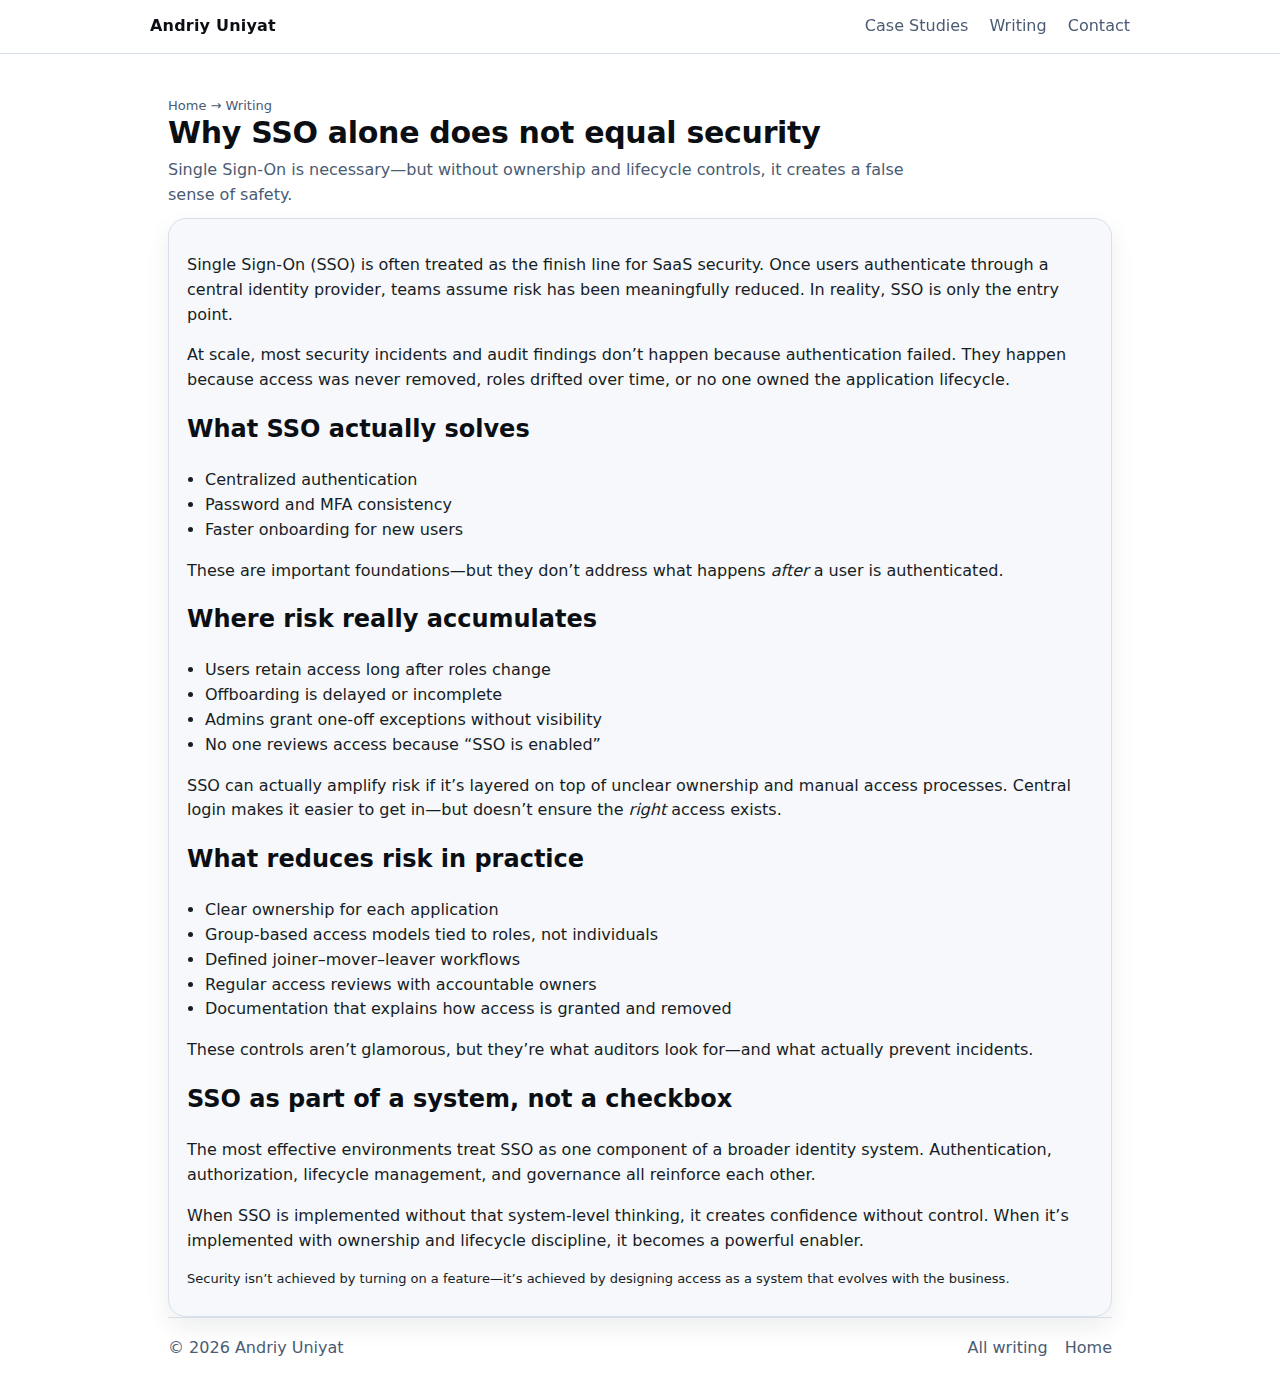
<file: writing/why-sso-alone-is-not-security.html>
<!doctype html>
<html lang="en">
<head>
  <meta charset="utf-8" />
  <meta name="viewport" content="width=device-width,initial-scale=1" />
  <title>Why SSO Alone Does Not Equal Security | Andriy Uniyat</title>
  <meta name="description" content="Single Sign-On is a foundation, not a security strategy. Why identity ownership, lifecycle controls, and governance matter more than SSO alone." />
  <link rel="stylesheet" href="/styles.css" />
</head>
<body>
<header class="nav">
  <div class="container nav-inner">
    <a class="brand" href="/">Andriy Uniyat</a>
    <nav class="links">
      <a href="/case-studies/">Case Studies</a>
      <a href="/writing/">Writing</a>
      <a href="/#contact">Contact</a>
    </nav>
  </div>
</header>

<main class="container">
  <div class="page-title">
    <div class="breadcrumb"><a href="/">Home</a> → <a href="/writing/">Writing</a></div>
    <h1>Why SSO alone does not equal security</h1>
    <p>Single Sign-On is necessary—but without ownership and lifecycle controls, it creates a false sense of safety.</p>
  </div>

  <article class="prose">
    <p>
      Single Sign-On (SSO) is often treated as the finish line for SaaS security.
      Once users authenticate through a central identity provider, teams assume risk has been meaningfully reduced.
      In reality, SSO is only the entry point.
    </p>

    <p>
      At scale, most security incidents and audit findings don’t happen because authentication failed.
      They happen because access was never removed, roles drifted over time, or no one owned the application lifecycle.
    </p>

    <h2>What SSO actually solves</h2>
    <ul>
      <li>Centralized authentication</li>
      <li>Password and MFA consistency</li>
      <li>Faster onboarding for new users</li>
    </ul>

    <p>
      These are important foundations—but they don’t address what happens <em>after</em> a user is authenticated.
    </p>

    <h2>Where risk really accumulates</h2>
    <ul>
      <li>Users retain access long after roles change</li>
      <li>Offboarding is delayed or incomplete</li>
      <li>Admins grant one-off exceptions without visibility</li>
      <li>No one reviews access because “SSO is enabled”</li>
    </ul>

    <p>
      SSO can actually amplify risk if it’s layered on top of unclear ownership and manual access processes.
      Central login makes it easier to get in—but doesn’t ensure the <em>right</em> access exists.
    </p>

    <h2>What reduces risk in practice</h2>
    <ul>
      <li>Clear ownership for each application</li>
      <li>Group-based access models tied to roles, not individuals</li>
      <li>Defined joiner–mover–leaver workflows</li>
      <li>Regular access reviews with accountable owners</li>
      <li>Documentation that explains how access is granted and removed</li>
    </ul>

    <p>
      These controls aren’t glamorous, but they’re what auditors look for—and what actually prevent incidents.
    </p>

    <h2>SSO as part of a system, not a checkbox</h2>
    <p>
      The most effective environments treat SSO as one component of a broader identity system.
      Authentication, authorization, lifecycle management, and governance all reinforce each other.
    </p>

    <p>
      When SSO is implemented without that system-level thinking, it creates confidence without control.
      When it’s implemented with ownership and lifecycle discipline, it becomes a powerful enabler.
    </p>

    <p class="footnote">
      Security isn’t achieved by turning on a feature—it’s achieved by designing access as a system that evolves with the business.
    </p>
  </article>

  <footer class="footer">
    <div>© <span id="y"></span> Andriy Uniyat</div>
    <div class="footer-links">
      <a href="/writing/">All writing</a>
      <a href="/">Home</a>
    </div>
  </footer>
</main>

<script>document.getElementById('y').textContent = new Date().getFullYear();</script>
</body>
</html>
</file>
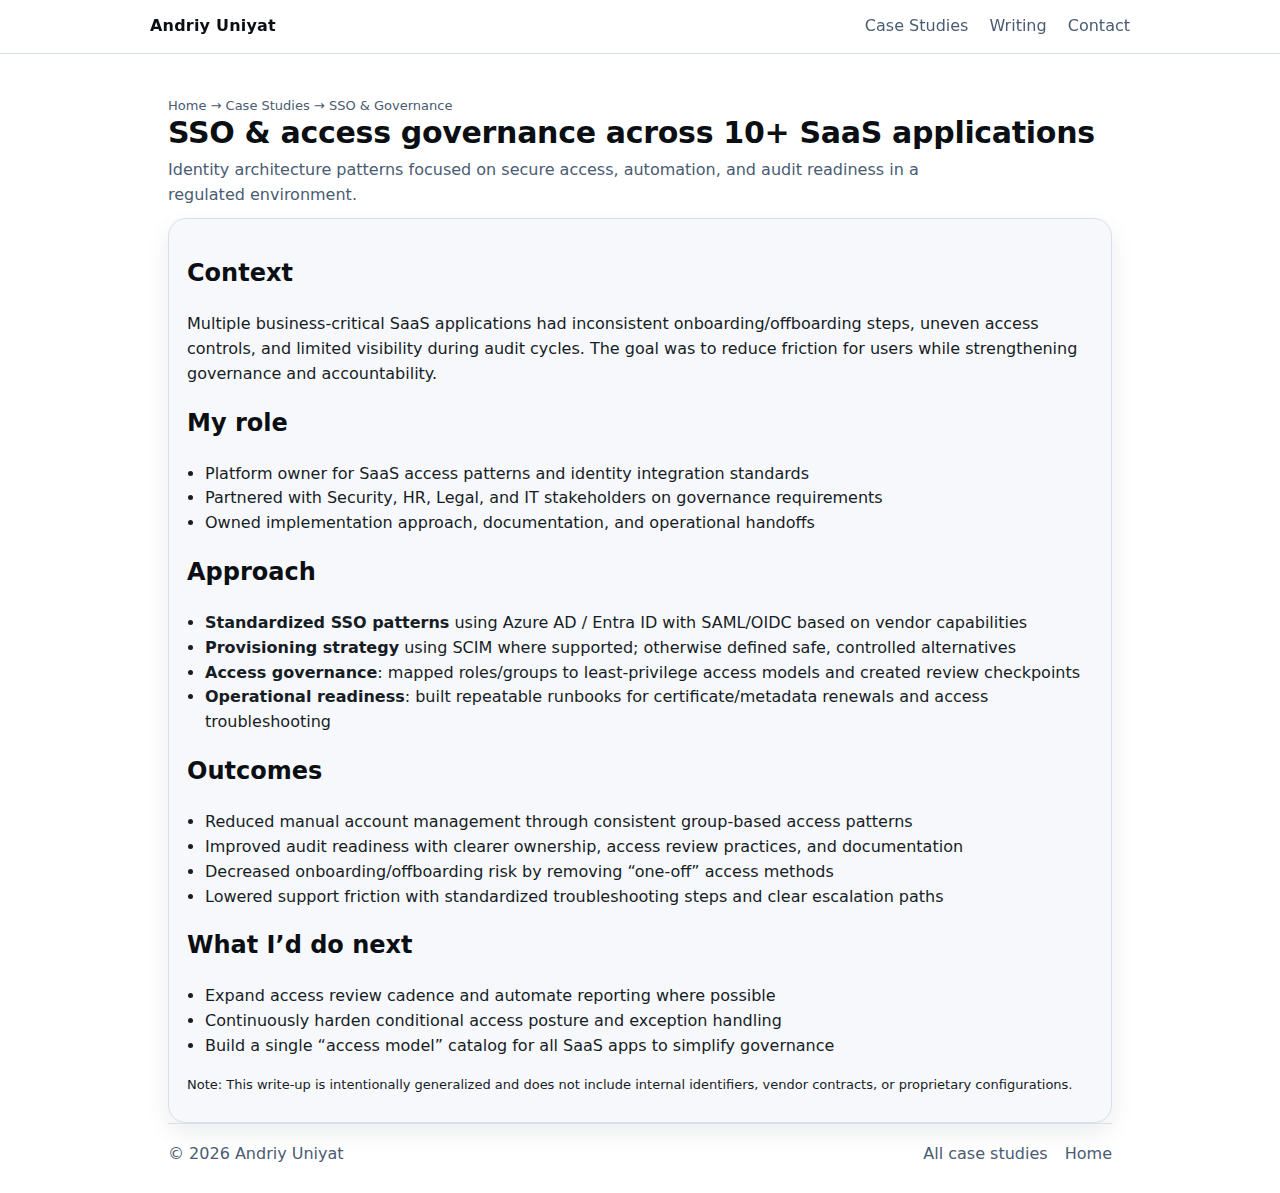
<file: case-studies/case-studies/sso-governance.html>
<!doctype html>
<html lang="en">
<head>
  <meta charset="utf-8" />
  <meta name="viewport" content="width=device-width,initial-scale=1" />
  <title>SSO & Access Governance | Case Study | Andriy Uniyat</title>
  <meta name="description" content="Designing SSO and access governance across multiple SaaS applications using Azure AD/Entra ID patterns, SAML/OIDC, and SCIM." />
  <link rel="stylesheet" href="/styles.css" />
</head>
<body>
  <header class="nav">
    <div class="container nav-inner">
      <a class="brand" href="/">Andriy Uniyat</a>
      <nav class="links">
        <a href="/case-studies/">Case Studies</a>
        <a href="/writing/">Writing</a>
        <a href="/#contact">Contact</a>
      </nav>
    </div>
  </header>

  <main class="container">
    <div class="page-title">
      <div class="breadcrumb"><a href="/">Home</a> → <a href="/case-studies/">Case Studies</a> → SSO & Governance</div>
      <h1>SSO & access governance across 10+ SaaS applications</h1>
      <p>Identity architecture patterns focused on secure access, automation, and audit readiness in a regulated environment.</p>
    </div>

    <article class="prose">
      <h2>Context</h2>
      <p>
        Multiple business-critical SaaS applications had inconsistent onboarding/offboarding steps, uneven access controls,
        and limited visibility during audit cycles. The goal was to reduce friction for users while strengthening governance and accountability.
      </p>

      <h2>My role</h2>
      <ul>
        <li>Platform owner for SaaS access patterns and identity integration standards</li>
        <li>Partnered with Security, HR, Legal, and IT stakeholders on governance requirements</li>
        <li>Owned implementation approach, documentation, and operational handoffs</li>
      </ul>

      <h2>Approach</h2>
      <ul>
        <li><strong>Standardized SSO patterns</strong> using Azure AD / Entra ID with SAML/OIDC based on vendor capabilities</li>
        <li><strong>Provisioning strategy</strong> using SCIM where supported; otherwise defined safe, controlled alternatives</li>
        <li><strong>Access governance</strong>: mapped roles/groups to least-privilege access models and created review checkpoints</li>
        <li><strong>Operational readiness</strong>: built repeatable runbooks for certificate/metadata renewals and access troubleshooting</li>
      </ul>

      <h2>Outcomes</h2>
      <ul>
        <li>Reduced manual account management through consistent group-based access patterns</li>
        <li>Improved audit readiness with clearer ownership, access review practices, and documentation</li>
        <li>Decreased onboarding/offboarding risk by removing “one-off” access methods</li>
        <li>Lowered support friction with standardized troubleshooting steps and clear escalation paths</li>
      </ul>

      <h2>What I’d do next</h2>
      <ul>
        <li>Expand access review cadence and automate reporting where possible</li>
        <li>Continuously harden conditional access posture and exception handling</li>
        <li>Build a single “access model” catalog for all SaaS apps to simplify governance</li>
      </ul>

      <p class="footnote">
        Note: This write-up is intentionally generalized and does not include internal identifiers, vendor contracts, or proprietary configurations.
      </p>
    </article>

    <footer class="footer">
      <div>© <span id="y"></span> Andriy Uniyat</div>
      <div class="footer-links">
        <a href="/case-studies/">All case studies</a>
        <a href="/">Home</a>
      </div>
    </footer>
  </main>

  <script>document.getElementById('y').textContent = new Date().getFullYear();</script>
</body>
</html>
</file>
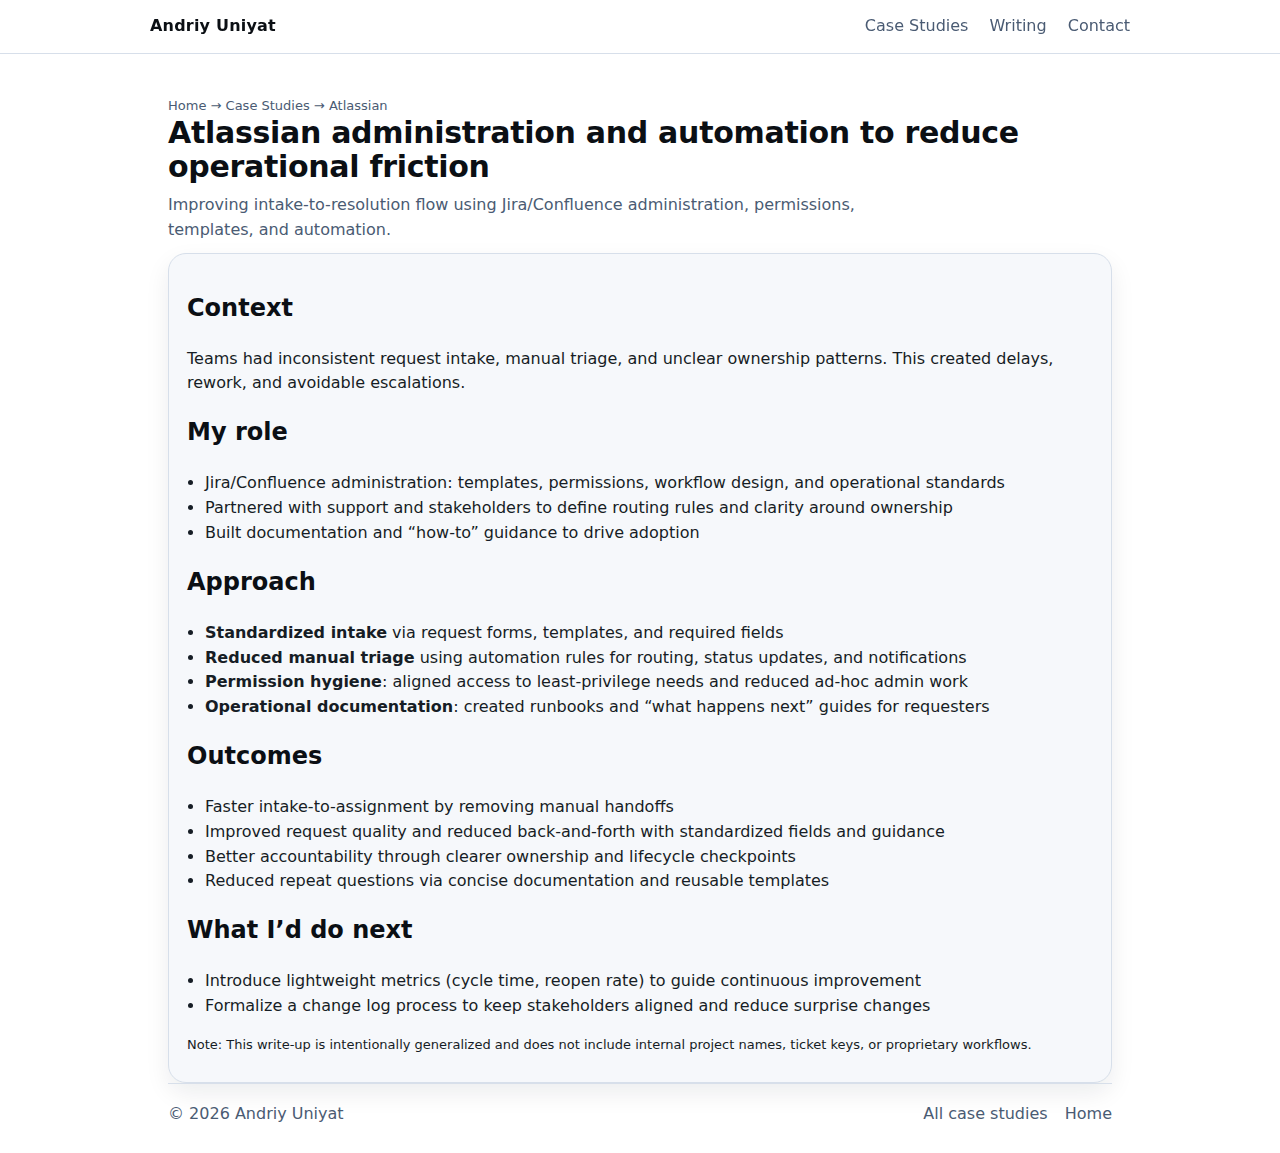
<file: case-studies/case-studies/case-studies/atlassian-automation.html>
<!doctype html>
<html lang="en">
<head>
  <meta charset="utf-8" />
  <meta name="viewport" content="width=device-width,initial-scale=1" />
  <title>Atlassian Automation | Case Study | Andriy Uniyat</title>
  <meta name="description" content="Administering Jira/Confluence with workflow improvements, permissions, and automation to reduce operational friction." />
  <link rel="stylesheet" href="/styles.css" />
</head>
<body>
  <header class="nav">
    <div class="container nav-inner">
      <a class="brand" href="/">Andriy Uniyat</a>
      <nav class="links">
        <a href="/case-studies/">Case Studies</a>
        <a href="/writing/">Writing</a>
        <a href="/#contact">Contact</a>
      </nav>
    </div>
  </header>

  <main class="container">
    <div class="page-title">
      <div class="breadcrumb"><a href="/">Home</a> → <a href="/case-studies/">Case Studies</a> → Atlassian</div>
      <h1>Atlassian administration and automation to reduce operational friction</h1>
      <p>Improving intake-to-resolution flow using Jira/Confluence administration, permissions, templates, and automation.</p>
    </div>

    <article class="prose">
      <h2>Context</h2>
      <p>
        Teams had inconsistent request intake, manual triage, and unclear ownership patterns. This created delays, rework,
        and avoidable escalations.
      </p>

      <h2>My role</h2>
      <ul>
        <li>Jira/Confluence administration: templates, permissions, workflow design, and operational standards</li>
        <li>Partnered with support and stakeholders to define routing rules and clarity around ownership</li>
        <li>Built documentation and “how-to” guidance to drive adoption</li>
      </ul>

      <h2>Approach</h2>
      <ul>
        <li><strong>Standardized intake</strong> via request forms, templates, and required fields</li>
        <li><strong>Reduced manual triage</strong> using automation rules for routing, status updates, and notifications</li>
        <li><strong>Permission hygiene</strong>: aligned access to least-privilege needs and reduced ad-hoc admin work</li>
        <li><strong>Operational documentation</strong>: created runbooks and “what happens next” guides for requesters</li>
      </ul>

      <h2>Outcomes</h2>
      <ul>
        <li>Faster intake-to-assignment by removing manual handoffs</li>
        <li>Improved request quality and reduced back-and-forth with standardized fields and guidance</li>
        <li>Better accountability through clearer ownership and lifecycle checkpoints</li>
        <li>Reduced repeat questions via concise documentation and reusable templates</li>
      </ul>

      <h2>What I’d do next</h2>
      <ul>
        <li>Introduce lightweight metrics (cycle time, reopen rate) to guide continuous improvement</li>
        <li>Formalize a change log process to keep stakeholders aligned and reduce surprise changes</li>
      </ul>

      <p class="footnote">
        Note: This write-up is intentionally generalized and does not include internal project names, ticket keys, or proprietary workflows.
      </p>
    </article>

    <footer class="footer">
      <div>© <span id="y"></span> Andriy Uniyat</div>
      <div class="footer-links">
        <a href="/case-studies/">All case studies</a>
        <a href="/">Home</a>
      </div>
    </footer>
  </main>

  <script>document.getElementById('y').textContent = new Date().getFullYear();</script>
</body>
</html>
</file>
<file: styles.css>
:root{
  --bg: #0b0f14;
  --card: #111823;
  --text: #e8eef6;
  --muted: #a7b4c6;
  --border: #223044;
  --link: #8db7ff;
  --btn: #1b2a40;
  --btn2: #2a76ff;
  --shadow: 0 10px 30px rgba(0,0,0,.25);
  --radius: 18px;
}

@media (prefers-color-scheme: light){
  :root{
    --bg: #ffffff;
    --card: #f6f8fb;
    --text: #0b0f14;
    --muted: #4a5b73;
    --border: #d7dfea;
    --link: #1a57d6;
    --btn: #eef2f8;
    --btn2: #1a57d6;
    --shadow: 0 10px 25px rgba(16,24,40,.08);
  }
}

*{ box-sizing: border-box; }
html,body{ height:100%; }
body{
  margin:0;
  font-family: ui-sans-serif, system-ui, -apple-system, Segoe UI, Roboto, Arial, "Apple Color Emoji","Segoe UI Emoji";
  background: var(--bg);
  color: var(--text);
  line-height: 1.55;
}

a{ color: var(--link); text-decoration: none; }
a:hover{ text-decoration: underline; }

.container{
  max-width: 980px;
  margin: 0 auto;
  padding: 0 18px;
}

.nav{
  position: sticky;
  top: 0;
  backdrop-filter: blur(10px);
  background: color-mix(in srgb, var(--bg) 80%, transparent);
  border-bottom: 1px solid var(--border);
  z-index: 100;
}
.nav-inner{
  display:flex;
  align-items:center;
  justify-content: space-between;
  padding: 14px 0;
}
.brand{
  font-weight: 700;
  letter-spacing: .2px;
  color: var(--text);
}
.links a{
  margin-left: 16px;
  color: var(--muted);
}
.links a:hover{ color: var(--text); text-decoration: none; }

.hero{
  padding: 44px 0 26px;
}
.eyebrow{
  color: var(--muted);
  margin: 0 0 10px;
  font-size: 14px;
}
h1{
  margin: 0 0 12px;
  font-size: 40px;
  line-height: 1.15;
  letter-spacing: -0.3px;
}
.lead{
  margin: 0 0 18px;
  color: color-mix(in srgb, var(--text) 88%, var(--muted));
  font-size: 18px;
  max-width: 720px;
}

.cta-row{ display:flex; gap: 12px; margin: 18px 0 18px; flex-wrap: wrap; }
.btn{
  display:inline-block;
  padding: 10px 14px;
  border-radius: 12px;
  border: 1px solid var(--border);
  background: var(--btn);
  color: var(--text);
  text-decoration:none;
  box-shadow: var(--shadow);
}
.btn:hover{ text-decoration: none; transform: translateY(-1px); }
.btn.primary{
  background: var(--btn2);
  border-color: color-mix(in srgb, var(--btn2) 70%, var(--border));
}

.chips{ display:flex; flex-wrap: wrap; gap: 10px; margin-top: 14px; }
.chip{
  font-size: 13px;
  color: var(--muted);
  border: 1px solid var(--border);
  background: color-mix(in srgb, var(--card) 85%, transparent);
  padding: 6px 10px;
  border-radius: 999px;
}

.grid{
  display:grid;
  grid-template-columns: 1fr;
  gap: 16px;
  margin: 10px 0 22px;
}
@media (min-width: 860px){
  .grid{ grid-template-columns: 1fr 1fr; }
}

.card{
  background: var(--card);
  border: 1px solid var(--border);
  border-radius: var(--radius);
  padding: 18px 18px 16px;
  box-shadow: var(--shadow);
}
.card h2{ margin: 0 0 10px; font-size: 18px; }
.card ul{ margin: 0; padding-left: 18px; color: var(--muted); }
.card li{ margin: 8px 0; }

.section{ padding: 20px 0 28px; }
.section-head h2{ margin: 0 0 6px; font-size: 22px; }
.section-head p{ margin: 0; color: var(--muted); }

.list{
  margin-top: 14px;
  display:flex;
  flex-direction: column;
  gap: 10px;
}
.list-item{
  display:flex;
  align-items:center;
  justify-content: space-between;
  gap: 14px;
  padding: 14px 16px;
  background: var(--card);
  border: 1px solid var(--border);
  border-radius: 14px;
  box-shadow: var(--shadow);
}
.list-item:hover{ text-decoration: none; transform: translateY(-1px); }
.title{ font-weight: 650; color: var(--text); }
.meta{ color: var(--muted); font-size: 13px; margin-top: 3px; }
.arrow{ color: var(--muted); font-size: 18px; }

.contact{
  margin-top: 12px;
  display:grid;
  grid-template-columns: 1fr;
  gap: 10px;
}
@media(min-width: 700px){
  .contact{ grid-template-columns: 1fr 1fr 1fr; }
}
.contact-item{
  background: var(--card);
  border: 1px solid var(--border);
  border-radius: 14px;
  padding: 14px 16px;
  box-shadow: var(--shadow);
}
.label{ color: var(--muted); font-size: 12px; margin-bottom: 6px; }

.footnote{ color: var(--muted); font-size: 13px; margin-top: 14px; }

.footer{
  padding: 18px 0 26px;
  border-top: 1px solid var(--border);
  color: var(--muted);
  display:flex;
  align-items:center;
  justify-content: space-between;
  gap: 12px;
  flex-wrap: wrap;
}
.footer-links a{ margin-left: 12px; color: var(--muted); }
.page-title{ padding: 26px 0 10px; }
.page-title h1{ font-size: 30px; margin: 0 0 8px; }
.page-title p{ margin: 0; color: var(--muted); max-width: 760px; }

.prose{
  background: var(--card);
  border: 1px solid var(--border);
  border-radius: var(--radius);
  padding: 18px 18px 14px;
  box-shadow: var(--shadow);
}
.prose h2{ margin-top: 18px; }
.prose p, .prose li{ color: color-mix(in srgb, var(--text) 82%, var(--muted)); }
.prose ul{ padding-left: 18px; }
.breadcrumb{ font-size: 13px; color: var(--muted); margin: 16px 0 0; }
.breadcrumb a{ color: var(--muted); }
</file>
